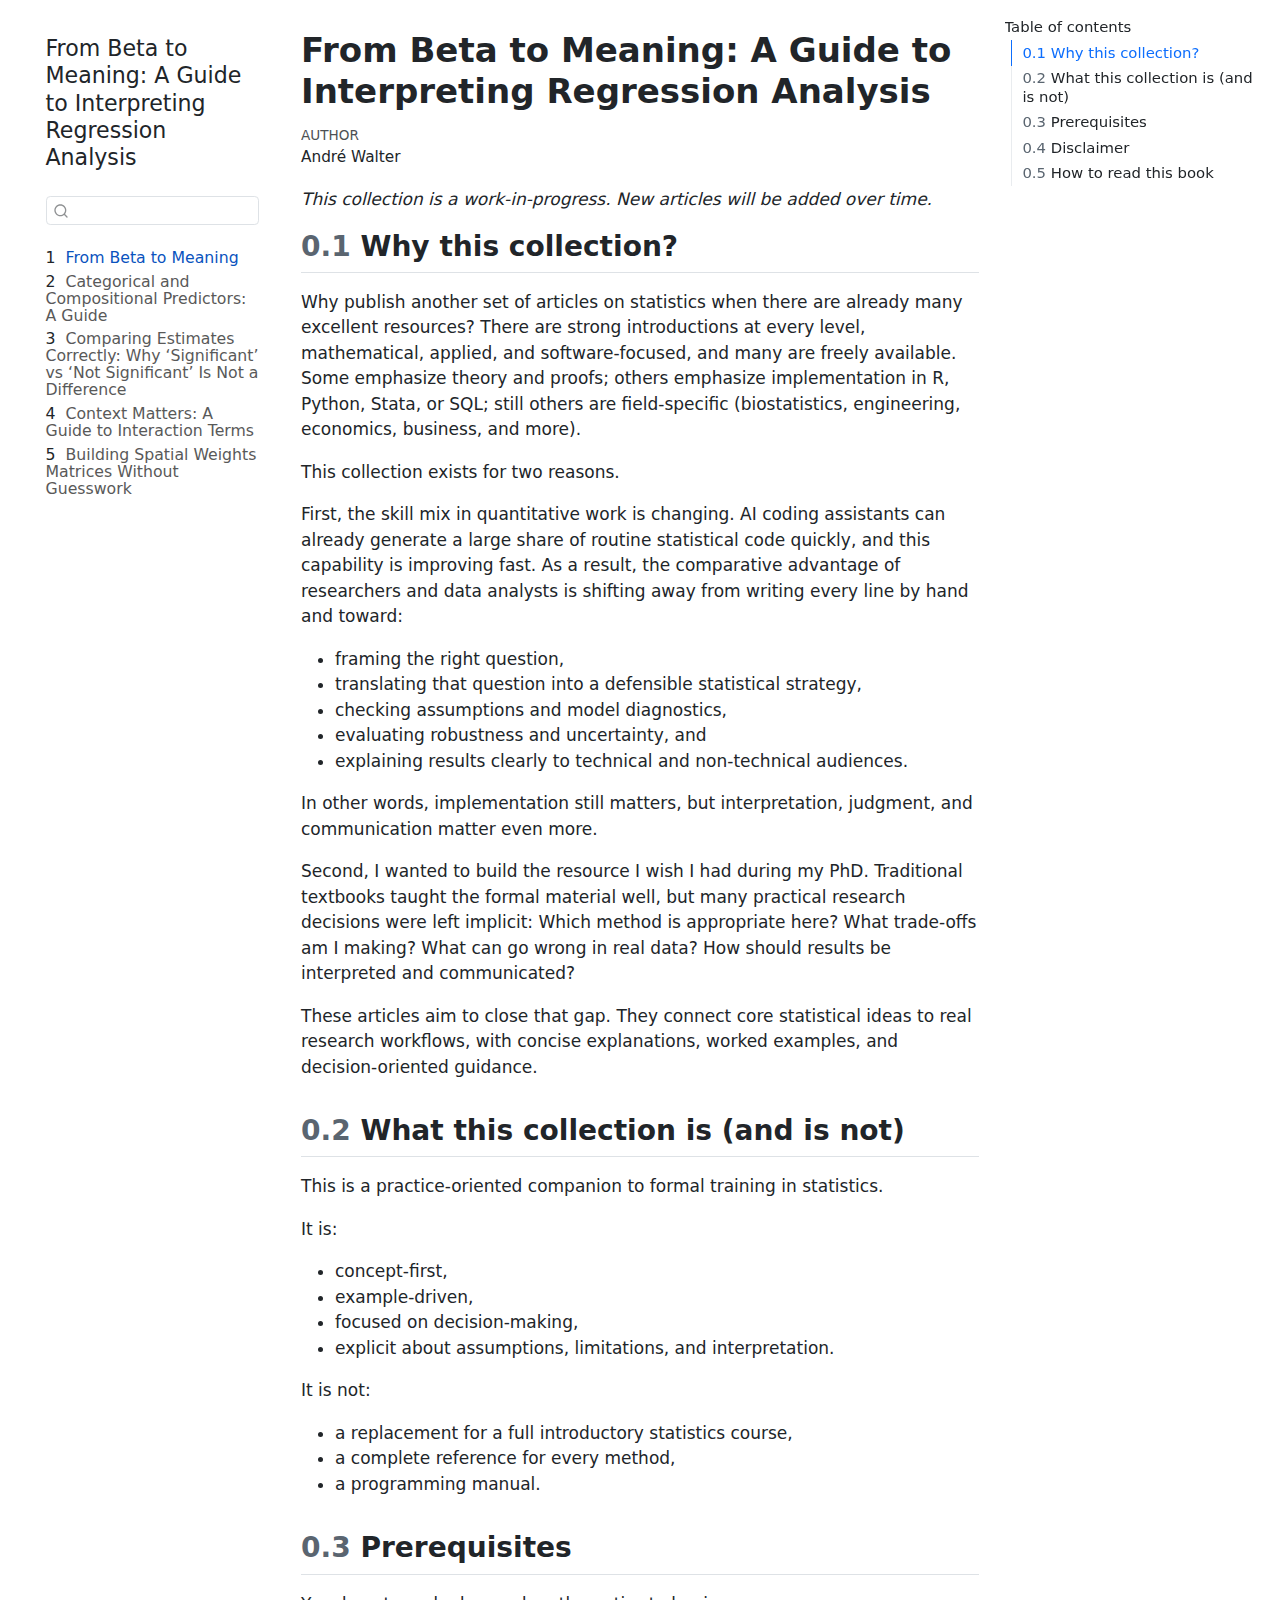
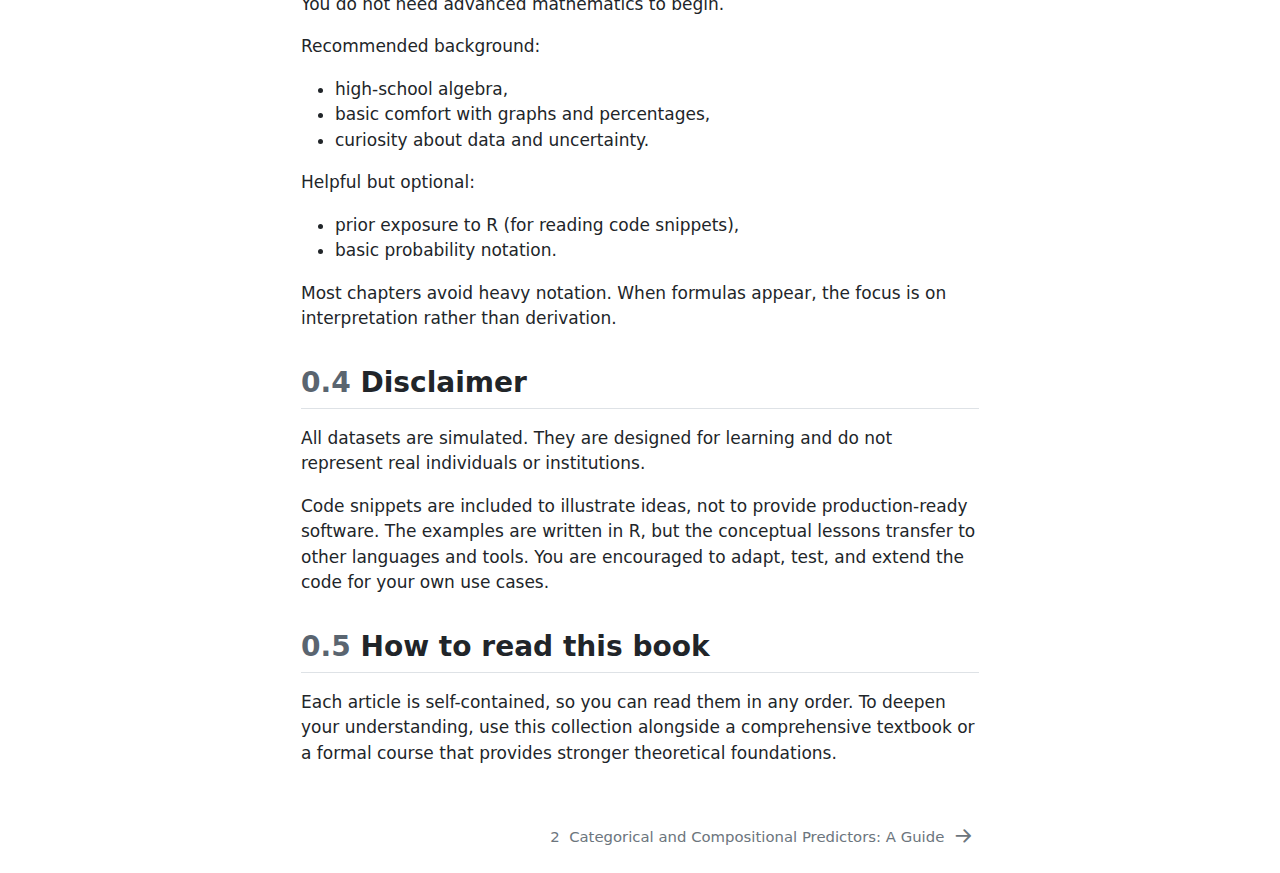
<file: docs/index.html>
<!DOCTYPE html>
<html xmlns="http://www.w3.org/1999/xhtml" lang="en" xml:lang="en"><head>

<meta charset="utf-8">
<meta name="generator" content="quarto-1.6.40">

<meta name="viewport" content="width=device-width, initial-scale=1.0, user-scalable=yes">

<meta name="author" content="André Walter">

<title>From Beta to Meaning: A Guide to Interpreting Regression Analysis</title>
<style>
code{white-space: pre-wrap;}
span.smallcaps{font-variant: small-caps;}
div.columns{display: flex; gap: min(4vw, 1.5em);}
div.column{flex: auto; overflow-x: auto;}
div.hanging-indent{margin-left: 1.5em; text-indent: -1.5em;}
ul.task-list{list-style: none;}
ul.task-list li input[type="checkbox"] {
  width: 0.8em;
  margin: 0 0.8em 0.2em -1em; /* quarto-specific, see https://github.com/quarto-dev/quarto-cli/issues/4556 */ 
  vertical-align: middle;
}
</style>


<script src="site_libs/quarto-nav/quarto-nav.js"></script>
<script src="site_libs/quarto-nav/headroom.min.js"></script>
<script src="site_libs/clipboard/clipboard.min.js"></script>
<script src="site_libs/quarto-search/autocomplete.umd.js"></script>
<script src="site_libs/quarto-search/fuse.min.js"></script>
<script src="site_libs/quarto-search/quarto-search.js"></script>
<meta name="quarto:offset" content="./">
<link href="./chapters/Categorical_Compositional.html" rel="next">
<script src="site_libs/quarto-html/quarto.js"></script>
<script src="site_libs/quarto-html/popper.min.js"></script>
<script src="site_libs/quarto-html/tippy.umd.min.js"></script>
<script src="site_libs/quarto-html/anchor.min.js"></script>
<link href="site_libs/quarto-html/tippy.css" rel="stylesheet">
<link href="site_libs/quarto-html/quarto-syntax-highlighting-549806ee2085284f45b00abea8c6df48.css" rel="stylesheet" id="quarto-text-highlighting-styles">
<script src="site_libs/bootstrap/bootstrap.min.js"></script>
<link href="site_libs/bootstrap/bootstrap-icons.css" rel="stylesheet">
<link href="site_libs/bootstrap/bootstrap-7bc9e07932f8ae97e807bea6fb42db08.min.css" rel="stylesheet" append-hash="true" id="quarto-bootstrap" data-mode="light">
<script id="quarto-search-options" type="application/json">{
  "location": "sidebar",
  "copy-button": false,
  "collapse-after": 3,
  "panel-placement": "start",
  "type": "textbox",
  "limit": 50,
  "keyboard-shortcut": [
    "f",
    "/",
    "s"
  ],
  "show-item-context": false,
  "language": {
    "search-no-results-text": "No results",
    "search-matching-documents-text": "matching documents",
    "search-copy-link-title": "Copy link to search",
    "search-hide-matches-text": "Hide additional matches",
    "search-more-match-text": "more match in this document",
    "search-more-matches-text": "more matches in this document",
    "search-clear-button-title": "Clear",
    "search-text-placeholder": "",
    "search-detached-cancel-button-title": "Cancel",
    "search-submit-button-title": "Submit",
    "search-label": "Search"
  }
}</script>


<link rel="stylesheet" href="styles.css">
</head>

<body class="nav-sidebar floating">

<div id="quarto-search-results"></div>
  <header id="quarto-header" class="headroom fixed-top">
  <nav class="quarto-secondary-nav">
    <div class="container-fluid d-flex">
      <button type="button" class="quarto-btn-toggle btn" data-bs-toggle="collapse" role="button" data-bs-target=".quarto-sidebar-collapse-item" aria-controls="quarto-sidebar" aria-expanded="false" aria-label="Toggle sidebar navigation" onclick="if (window.quartoToggleHeadroom) { window.quartoToggleHeadroom(); }">
        <i class="bi bi-layout-text-sidebar-reverse"></i>
      </button>
        <nav class="quarto-page-breadcrumbs" aria-label="breadcrumb"><ol class="breadcrumb"><li class="breadcrumb-item"><a href="./index.html"><span class="chapter-number">1</span>&nbsp; <span class="chapter-title">From Beta to Meaning</span></a></li></ol></nav>
        <a class="flex-grow-1" role="navigation" data-bs-toggle="collapse" data-bs-target=".quarto-sidebar-collapse-item" aria-controls="quarto-sidebar" aria-expanded="false" aria-label="Toggle sidebar navigation" onclick="if (window.quartoToggleHeadroom) { window.quartoToggleHeadroom(); }">      
        </a>
      <button type="button" class="btn quarto-search-button" aria-label="Search" onclick="window.quartoOpenSearch();">
        <i class="bi bi-search"></i>
      </button>
    </div>
  </nav>
</header>
<!-- content -->
<div id="quarto-content" class="quarto-container page-columns page-rows-contents page-layout-article">
<!-- sidebar -->
  <nav id="quarto-sidebar" class="sidebar collapse collapse-horizontal quarto-sidebar-collapse-item sidebar-navigation floating overflow-auto">
    <div class="pt-lg-2 mt-2 text-left sidebar-header">
    <div class="sidebar-title mb-0 py-0">
      <a href="./">From Beta to Meaning: A Guide to Interpreting Regression Analysis</a> 
    </div>
      </div>
        <div class="mt-2 flex-shrink-0 align-items-center">
        <div class="sidebar-search">
        <div id="quarto-search" class="" title="Search"></div>
        </div>
        </div>
    <div class="sidebar-menu-container"> 
    <ul class="list-unstyled mt-1">
        <li class="sidebar-item">
  <div class="sidebar-item-container"> 
  <a href="./index.html" class="sidebar-item-text sidebar-link active">
 <span class="menu-text"><span class="chapter-number">1</span>&nbsp; <span class="chapter-title">From Beta to Meaning</span></span></a>
  </div>
</li>
        <li class="sidebar-item">
  <div class="sidebar-item-container"> 
  <a href="./chapters/Categorical_Compositional.html" class="sidebar-item-text sidebar-link">
 <span class="menu-text"><span class="chapter-number">2</span>&nbsp; <span class="chapter-title">Categorical and Compositional Predictors: A Guide</span></span></a>
  </div>
</li>
        <li class="sidebar-item">
  <div class="sidebar-item-container"> 
  <a href="./chapters/Comparing_Estimates.html" class="sidebar-item-text sidebar-link">
 <span class="menu-text"><span class="chapter-number">3</span>&nbsp; <span class="chapter-title">Comparing Estimates Correctly: Why ‘Significant’ vs ‘Not Significant’ Is Not a Difference</span></span></a>
  </div>
</li>
        <li class="sidebar-item">
  <div class="sidebar-item-container"> 
  <a href="./chapters/Interaction_Polynomials.html" class="sidebar-item-text sidebar-link">
 <span class="menu-text"><span class="chapter-number">4</span>&nbsp; <span class="chapter-title">Context Matters: A Guide to Interaction Terms</span></span></a>
  </div>
</li>
        <li class="sidebar-item">
  <div class="sidebar-item-container"> 
  <a href="./chapters/Spatial_Weights_Matrices.html" class="sidebar-item-text sidebar-link">
 <span class="menu-text"><span class="chapter-number">5</span>&nbsp; <span class="chapter-title">Building Spatial Weights Matrices Without Guesswork</span></span></a>
  </div>
</li>
    </ul>
    </div>
</nav>
<div id="quarto-sidebar-glass" class="quarto-sidebar-collapse-item" data-bs-toggle="collapse" data-bs-target=".quarto-sidebar-collapse-item"></div>
<!-- margin-sidebar -->
    <div id="quarto-margin-sidebar" class="sidebar margin-sidebar">
        <nav id="TOC" role="doc-toc" class="toc-active">
    <h2 id="toc-title">Table of contents</h2>
   
  <ul>
  <li><a href="#why-this-collection" id="toc-why-this-collection" class="nav-link active" data-scroll-target="#why-this-collection"><span class="header-section-number">0.1</span> Why this collection?</a></li>
  <li><a href="#what-this-collection-is-and-is-not" id="toc-what-this-collection-is-and-is-not" class="nav-link" data-scroll-target="#what-this-collection-is-and-is-not"><span class="header-section-number">0.2</span> What this collection is (and is not)</a></li>
  <li><a href="#prerequisites" id="toc-prerequisites" class="nav-link" data-scroll-target="#prerequisites"><span class="header-section-number">0.3</span> Prerequisites</a></li>
  <li><a href="#disclaimer" id="toc-disclaimer" class="nav-link" data-scroll-target="#disclaimer"><span class="header-section-number">0.4</span> Disclaimer</a></li>
  <li><a href="#how-to-read-this-book" id="toc-how-to-read-this-book" class="nav-link" data-scroll-target="#how-to-read-this-book"><span class="header-section-number">0.5</span> How to read this book</a></li>
  </ul>
</nav>
    </div>
<!-- main -->
<main class="content" id="quarto-document-content">

<header id="title-block-header" class="quarto-title-block default">
<div class="quarto-title">
<h1 class="title">From Beta to Meaning: A Guide to Interpreting Regression Analysis</h1>
</div>



<div class="quarto-title-meta">

    <div>
    <div class="quarto-title-meta-heading">Author</div>
    <div class="quarto-title-meta-contents">
             <p>André Walter </p>
          </div>
  </div>
    
  
    
  </div>
  


</header>


<p><em>This collection is a work-in-progress. New articles will be added over time.</em></p>
<section id="why-this-collection" class="level2" data-number="0.1">
<h2 data-number="0.1" class="anchored" data-anchor-id="why-this-collection"><span class="header-section-number">0.1</span> Why this collection?</h2>
<p>Why publish another set of articles on statistics when there are already many excellent resources? There are strong introductions at every level, mathematical, applied, and software-focused, and many are freely available. Some emphasize theory and proofs; others emphasize implementation in R, Python, Stata, or SQL; still others are field-specific (biostatistics, engineering, economics, business, and more).</p>
<p>This collection exists for two reasons.</p>
<p>First, the skill mix in quantitative work is changing. AI coding assistants can already generate a large share of routine statistical code quickly, and this capability is improving fast. As a result, the comparative advantage of researchers and data analysts is shifting away from writing every line by hand and toward:</p>
<ul>
<li>framing the right question,</li>
<li>translating that question into a defensible statistical strategy,</li>
<li>checking assumptions and model diagnostics,</li>
<li>evaluating robustness and uncertainty, and</li>
<li>explaining results clearly to technical and non-technical audiences.</li>
</ul>
<p>In other words, implementation still matters, but interpretation, judgment, and communication matter even more.</p>
<p>Second, I wanted to build the resource I wish I had during my PhD. Traditional textbooks taught the formal material well, but many practical research decisions were left implicit: Which method is appropriate here? What trade-offs am I making? What can go wrong in real data? How should results be interpreted and communicated?</p>
<p>These articles aim to close that gap. They connect core statistical ideas to real research workflows, with concise explanations, worked examples, and decision-oriented guidance.</p>
</section>
<section id="what-this-collection-is-and-is-not" class="level2" data-number="0.2">
<h2 data-number="0.2" class="anchored" data-anchor-id="what-this-collection-is-and-is-not"><span class="header-section-number">0.2</span> What this collection is (and is not)</h2>
<p>This is a practice-oriented companion to formal training in statistics.</p>
<p>It is:</p>
<ul>
<li>concept-first,</li>
<li>example-driven,</li>
<li>focused on decision-making,</li>
<li>explicit about assumptions, limitations, and interpretation.</li>
</ul>
<p>It is not:</p>
<ul>
<li>a replacement for a full introductory statistics course,</li>
<li>a complete reference for every method,</li>
<li>a programming manual.</li>
</ul>
</section>
<section id="prerequisites" class="level2" data-number="0.3">
<h2 data-number="0.3" class="anchored" data-anchor-id="prerequisites"><span class="header-section-number">0.3</span> Prerequisites</h2>
<p>You do not need advanced mathematics to begin.</p>
<p>Recommended background:</p>
<ul>
<li>high-school algebra,</li>
<li>basic comfort with graphs and percentages,</li>
<li>curiosity about data and uncertainty.</li>
</ul>
<p>Helpful but optional:</p>
<ul>
<li>prior exposure to R (for reading code snippets),</li>
<li>basic probability notation.</li>
</ul>
<p>Most chapters avoid heavy notation. When formulas appear, the focus is on interpretation rather than derivation.</p>
</section>
<section id="disclaimer" class="level2" data-number="0.4">
<h2 data-number="0.4" class="anchored" data-anchor-id="disclaimer"><span class="header-section-number">0.4</span> Disclaimer</h2>
<p>All datasets are simulated. They are designed for learning and do not represent real individuals or institutions.</p>
<p>Code snippets are included to illustrate ideas, not to provide production-ready software. The examples are written in R, but the conceptual lessons transfer to other languages and tools. You are encouraged to adapt, test, and extend the code for your own use cases.</p>
</section>
<section id="how-to-read-this-book" class="level2" data-number="0.5">
<h2 data-number="0.5" class="anchored" data-anchor-id="how-to-read-this-book"><span class="header-section-number">0.5</span> How to read this book</h2>
<p>Each article is self-contained, so you can read them in any order. To deepen your understanding, use this collection alongside a comprehensive textbook or a formal course that provides stronger theoretical foundations.</p>


</section>

</main> <!-- /main -->
<script id="quarto-html-after-body" type="application/javascript">
window.document.addEventListener("DOMContentLoaded", function (event) {
  const toggleBodyColorMode = (bsSheetEl) => {
    const mode = bsSheetEl.getAttribute("data-mode");
    const bodyEl = window.document.querySelector("body");
    if (mode === "dark") {
      bodyEl.classList.add("quarto-dark");
      bodyEl.classList.remove("quarto-light");
    } else {
      bodyEl.classList.add("quarto-light");
      bodyEl.classList.remove("quarto-dark");
    }
  }
  const toggleBodyColorPrimary = () => {
    const bsSheetEl = window.document.querySelector("link#quarto-bootstrap");
    if (bsSheetEl) {
      toggleBodyColorMode(bsSheetEl);
    }
  }
  toggleBodyColorPrimary();  
  const icon = "";
  const anchorJS = new window.AnchorJS();
  anchorJS.options = {
    placement: 'right',
    icon: icon
  };
  anchorJS.add('.anchored');
  const isCodeAnnotation = (el) => {
    for (const clz of el.classList) {
      if (clz.startsWith('code-annotation-')) {                     
        return true;
      }
    }
    return false;
  }
  const onCopySuccess = function(e) {
    // button target
    const button = e.trigger;
    // don't keep focus
    button.blur();
    // flash "checked"
    button.classList.add('code-copy-button-checked');
    var currentTitle = button.getAttribute("title");
    button.setAttribute("title", "Copied!");
    let tooltip;
    if (window.bootstrap) {
      button.setAttribute("data-bs-toggle", "tooltip");
      button.setAttribute("data-bs-placement", "left");
      button.setAttribute("data-bs-title", "Copied!");
      tooltip = new bootstrap.Tooltip(button, 
        { trigger: "manual", 
          customClass: "code-copy-button-tooltip",
          offset: [0, -8]});
      tooltip.show();    
    }
    setTimeout(function() {
      if (tooltip) {
        tooltip.hide();
        button.removeAttribute("data-bs-title");
        button.removeAttribute("data-bs-toggle");
        button.removeAttribute("data-bs-placement");
      }
      button.setAttribute("title", currentTitle);
      button.classList.remove('code-copy-button-checked');
    }, 1000);
    // clear code selection
    e.clearSelection();
  }
  const getTextToCopy = function(trigger) {
      const codeEl = trigger.previousElementSibling.cloneNode(true);
      for (const childEl of codeEl.children) {
        if (isCodeAnnotation(childEl)) {
          childEl.remove();
        }
      }
      return codeEl.innerText;
  }
  const clipboard = new window.ClipboardJS('.code-copy-button:not([data-in-quarto-modal])', {
    text: getTextToCopy
  });
  clipboard.on('success', onCopySuccess);
  if (window.document.getElementById('quarto-embedded-source-code-modal')) {
    const clipboardModal = new window.ClipboardJS('.code-copy-button[data-in-quarto-modal]', {
      text: getTextToCopy,
      container: window.document.getElementById('quarto-embedded-source-code-modal')
    });
    clipboardModal.on('success', onCopySuccess);
  }
    var localhostRegex = new RegExp(/^(?:http|https):\/\/localhost\:?[0-9]*\//);
    var mailtoRegex = new RegExp(/^mailto:/);
      var filterRegex = new RegExp('/' + window.location.host + '/');
    var isInternal = (href) => {
        return filterRegex.test(href) || localhostRegex.test(href) || mailtoRegex.test(href);
    }
    // Inspect non-navigation links and adorn them if external
 	var links = window.document.querySelectorAll('a[href]:not(.nav-link):not(.navbar-brand):not(.toc-action):not(.sidebar-link):not(.sidebar-item-toggle):not(.pagination-link):not(.no-external):not([aria-hidden]):not(.dropdown-item):not(.quarto-navigation-tool):not(.about-link)');
    for (var i=0; i<links.length; i++) {
      const link = links[i];
      if (!isInternal(link.href)) {
        // undo the damage that might have been done by quarto-nav.js in the case of
        // links that we want to consider external
        if (link.dataset.originalHref !== undefined) {
          link.href = link.dataset.originalHref;
        }
      }
    }
  function tippyHover(el, contentFn, onTriggerFn, onUntriggerFn) {
    const config = {
      allowHTML: true,
      maxWidth: 500,
      delay: 100,
      arrow: false,
      appendTo: function(el) {
          return el.parentElement;
      },
      interactive: true,
      interactiveBorder: 10,
      theme: 'quarto',
      placement: 'bottom-start',
    };
    if (contentFn) {
      config.content = contentFn;
    }
    if (onTriggerFn) {
      config.onTrigger = onTriggerFn;
    }
    if (onUntriggerFn) {
      config.onUntrigger = onUntriggerFn;
    }
    window.tippy(el, config); 
  }
  const noterefs = window.document.querySelectorAll('a[role="doc-noteref"]');
  for (var i=0; i<noterefs.length; i++) {
    const ref = noterefs[i];
    tippyHover(ref, function() {
      // use id or data attribute instead here
      let href = ref.getAttribute('data-footnote-href') || ref.getAttribute('href');
      try { href = new URL(href).hash; } catch {}
      const id = href.replace(/^#\/?/, "");
      const note = window.document.getElementById(id);
      if (note) {
        return note.innerHTML;
      } else {
        return "";
      }
    });
  }
  const xrefs = window.document.querySelectorAll('a.quarto-xref');
  const processXRef = (id, note) => {
    // Strip column container classes
    const stripColumnClz = (el) => {
      el.classList.remove("page-full", "page-columns");
      if (el.children) {
        for (const child of el.children) {
          stripColumnClz(child);
        }
      }
    }
    stripColumnClz(note)
    if (id === null || id.startsWith('sec-')) {
      // Special case sections, only their first couple elements
      const container = document.createElement("div");
      if (note.children && note.children.length > 2) {
        container.appendChild(note.children[0].cloneNode(true));
        for (let i = 1; i < note.children.length; i++) {
          const child = note.children[i];
          if (child.tagName === "P" && child.innerText === "") {
            continue;
          } else {
            container.appendChild(child.cloneNode(true));
            break;
          }
        }
        if (window.Quarto?.typesetMath) {
          window.Quarto.typesetMath(container);
        }
        return container.innerHTML
      } else {
        if (window.Quarto?.typesetMath) {
          window.Quarto.typesetMath(note);
        }
        return note.innerHTML;
      }
    } else {
      // Remove any anchor links if they are present
      const anchorLink = note.querySelector('a.anchorjs-link');
      if (anchorLink) {
        anchorLink.remove();
      }
      if (window.Quarto?.typesetMath) {
        window.Quarto.typesetMath(note);
      }
      if (note.classList.contains("callout")) {
        return note.outerHTML;
      } else {
        return note.innerHTML;
      }
    }
  }
  for (var i=0; i<xrefs.length; i++) {
    const xref = xrefs[i];
    tippyHover(xref, undefined, function(instance) {
      instance.disable();
      let url = xref.getAttribute('href');
      let hash = undefined; 
      if (url.startsWith('#')) {
        hash = url;
      } else {
        try { hash = new URL(url).hash; } catch {}
      }
      if (hash) {
        const id = hash.replace(/^#\/?/, "");
        const note = window.document.getElementById(id);
        if (note !== null) {
          try {
            const html = processXRef(id, note.cloneNode(true));
            instance.setContent(html);
          } finally {
            instance.enable();
            instance.show();
          }
        } else {
          // See if we can fetch this
          fetch(url.split('#')[0])
          .then(res => res.text())
          .then(html => {
            const parser = new DOMParser();
            const htmlDoc = parser.parseFromString(html, "text/html");
            const note = htmlDoc.getElementById(id);
            if (note !== null) {
              const html = processXRef(id, note);
              instance.setContent(html);
            } 
          }).finally(() => {
            instance.enable();
            instance.show();
          });
        }
      } else {
        // See if we can fetch a full url (with no hash to target)
        // This is a special case and we should probably do some content thinning / targeting
        fetch(url)
        .then(res => res.text())
        .then(html => {
          const parser = new DOMParser();
          const htmlDoc = parser.parseFromString(html, "text/html");
          const note = htmlDoc.querySelector('main.content');
          if (note !== null) {
            // This should only happen for chapter cross references
            // (since there is no id in the URL)
            // remove the first header
            if (note.children.length > 0 && note.children[0].tagName === "HEADER") {
              note.children[0].remove();
            }
            const html = processXRef(null, note);
            instance.setContent(html);
          } 
        }).finally(() => {
          instance.enable();
          instance.show();
        });
      }
    }, function(instance) {
    });
  }
      let selectedAnnoteEl;
      const selectorForAnnotation = ( cell, annotation) => {
        let cellAttr = 'data-code-cell="' + cell + '"';
        let lineAttr = 'data-code-annotation="' +  annotation + '"';
        const selector = 'span[' + cellAttr + '][' + lineAttr + ']';
        return selector;
      }
      const selectCodeLines = (annoteEl) => {
        const doc = window.document;
        const targetCell = annoteEl.getAttribute("data-target-cell");
        const targetAnnotation = annoteEl.getAttribute("data-target-annotation");
        const annoteSpan = window.document.querySelector(selectorForAnnotation(targetCell, targetAnnotation));
        const lines = annoteSpan.getAttribute("data-code-lines").split(",");
        const lineIds = lines.map((line) => {
          return targetCell + "-" + line;
        })
        let top = null;
        let height = null;
        let parent = null;
        if (lineIds.length > 0) {
            //compute the position of the single el (top and bottom and make a div)
            const el = window.document.getElementById(lineIds[0]);
            top = el.offsetTop;
            height = el.offsetHeight;
            parent = el.parentElement.parentElement;
          if (lineIds.length > 1) {
            const lastEl = window.document.getElementById(lineIds[lineIds.length - 1]);
            const bottom = lastEl.offsetTop + lastEl.offsetHeight;
            height = bottom - top;
          }
          if (top !== null && height !== null && parent !== null) {
            // cook up a div (if necessary) and position it 
            let div = window.document.getElementById("code-annotation-line-highlight");
            if (div === null) {
              div = window.document.createElement("div");
              div.setAttribute("id", "code-annotation-line-highlight");
              div.style.position = 'absolute';
              parent.appendChild(div);
            }
            div.style.top = top - 2 + "px";
            div.style.height = height + 4 + "px";
            div.style.left = 0;
            let gutterDiv = window.document.getElementById("code-annotation-line-highlight-gutter");
            if (gutterDiv === null) {
              gutterDiv = window.document.createElement("div");
              gutterDiv.setAttribute("id", "code-annotation-line-highlight-gutter");
              gutterDiv.style.position = 'absolute';
              const codeCell = window.document.getElementById(targetCell);
              const gutter = codeCell.querySelector('.code-annotation-gutter');
              gutter.appendChild(gutterDiv);
            }
            gutterDiv.style.top = top - 2 + "px";
            gutterDiv.style.height = height + 4 + "px";
          }
          selectedAnnoteEl = annoteEl;
        }
      };
      const unselectCodeLines = () => {
        const elementsIds = ["code-annotation-line-highlight", "code-annotation-line-highlight-gutter"];
        elementsIds.forEach((elId) => {
          const div = window.document.getElementById(elId);
          if (div) {
            div.remove();
          }
        });
        selectedAnnoteEl = undefined;
      };
        // Handle positioning of the toggle
    window.addEventListener(
      "resize",
      throttle(() => {
        elRect = undefined;
        if (selectedAnnoteEl) {
          selectCodeLines(selectedAnnoteEl);
        }
      }, 10)
    );
    function throttle(fn, ms) {
    let throttle = false;
    let timer;
      return (...args) => {
        if(!throttle) { // first call gets through
            fn.apply(this, args);
            throttle = true;
        } else { // all the others get throttled
            if(timer) clearTimeout(timer); // cancel #2
            timer = setTimeout(() => {
              fn.apply(this, args);
              timer = throttle = false;
            }, ms);
        }
      };
    }
      // Attach click handler to the DT
      const annoteDls = window.document.querySelectorAll('dt[data-target-cell]');
      for (const annoteDlNode of annoteDls) {
        annoteDlNode.addEventListener('click', (event) => {
          const clickedEl = event.target;
          if (clickedEl !== selectedAnnoteEl) {
            unselectCodeLines();
            const activeEl = window.document.querySelector('dt[data-target-cell].code-annotation-active');
            if (activeEl) {
              activeEl.classList.remove('code-annotation-active');
            }
            selectCodeLines(clickedEl);
            clickedEl.classList.add('code-annotation-active');
          } else {
            // Unselect the line
            unselectCodeLines();
            clickedEl.classList.remove('code-annotation-active');
          }
        });
      }
  const findCites = (el) => {
    const parentEl = el.parentElement;
    if (parentEl) {
      const cites = parentEl.dataset.cites;
      if (cites) {
        return {
          el,
          cites: cites.split(' ')
        };
      } else {
        return findCites(el.parentElement)
      }
    } else {
      return undefined;
    }
  };
  var bibliorefs = window.document.querySelectorAll('a[role="doc-biblioref"]');
  for (var i=0; i<bibliorefs.length; i++) {
    const ref = bibliorefs[i];
    const citeInfo = findCites(ref);
    if (citeInfo) {
      tippyHover(citeInfo.el, function() {
        var popup = window.document.createElement('div');
        citeInfo.cites.forEach(function(cite) {
          var citeDiv = window.document.createElement('div');
          citeDiv.classList.add('hanging-indent');
          citeDiv.classList.add('csl-entry');
          var biblioDiv = window.document.getElementById('ref-' + cite);
          if (biblioDiv) {
            citeDiv.innerHTML = biblioDiv.innerHTML;
          }
          popup.appendChild(citeDiv);
        });
        return popup.innerHTML;
      });
    }
  }
});
</script>
<nav class="page-navigation">
  <div class="nav-page nav-page-previous">
  </div>
  <div class="nav-page nav-page-next">
      <a href="./chapters/Categorical_Compositional.html" class="pagination-link" aria-label="Categorical and Compositional Predictors: A Guide">
        <span class="nav-page-text"><span class="chapter-number">2</span>&nbsp; <span class="chapter-title">Categorical and Compositional Predictors: A Guide</span></span> <i class="bi bi-arrow-right-short"></i>
      </a>
  </div>
</nav>
</div> <!-- /content -->




</body></html>
</file>
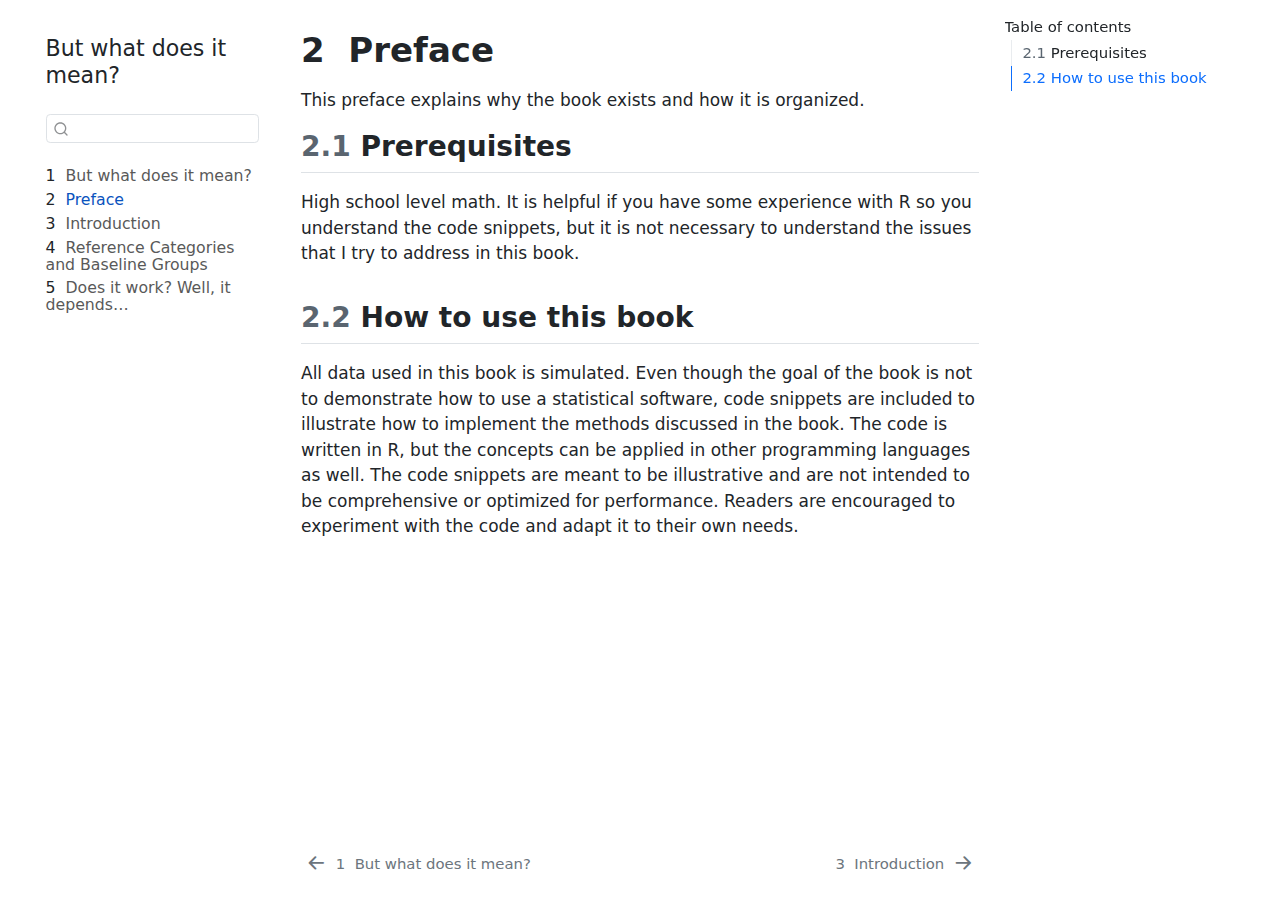
<file: docs/preface.html>
<!DOCTYPE html>
<html xmlns="http://www.w3.org/1999/xhtml" lang="en" xml:lang="en"><head>

<meta charset="utf-8">
<meta name="generator" content="quarto-1.6.40">

<meta name="viewport" content="width=device-width, initial-scale=1.0, user-scalable=yes">


<title>2&nbsp; Preface – But what does it mean?</title>
<style>
code{white-space: pre-wrap;}
span.smallcaps{font-variant: small-caps;}
div.columns{display: flex; gap: min(4vw, 1.5em);}
div.column{flex: auto; overflow-x: auto;}
div.hanging-indent{margin-left: 1.5em; text-indent: -1.5em;}
ul.task-list{list-style: none;}
ul.task-list li input[type="checkbox"] {
  width: 0.8em;
  margin: 0 0.8em 0.2em -1em; /* quarto-specific, see https://github.com/quarto-dev/quarto-cli/issues/4556 */ 
  vertical-align: middle;
}
</style>


<script src="site_libs/quarto-nav/quarto-nav.js"></script>
<script src="site_libs/quarto-nav/headroom.min.js"></script>
<script src="site_libs/clipboard/clipboard.min.js"></script>
<script src="site_libs/quarto-search/autocomplete.umd.js"></script>
<script src="site_libs/quarto-search/fuse.min.js"></script>
<script src="site_libs/quarto-search/quarto-search.js"></script>
<meta name="quarto:offset" content="./">
<link href="./chapters/01-introduction.html" rel="next">
<link href="./index.html" rel="prev">
<script src="site_libs/quarto-html/quarto.js"></script>
<script src="site_libs/quarto-html/popper.min.js"></script>
<script src="site_libs/quarto-html/tippy.umd.min.js"></script>
<script src="site_libs/quarto-html/anchor.min.js"></script>
<link href="site_libs/quarto-html/tippy.css" rel="stylesheet">
<link href="site_libs/quarto-html/quarto-syntax-highlighting-549806ee2085284f45b00abea8c6df48.css" rel="stylesheet" id="quarto-text-highlighting-styles">
<script src="site_libs/bootstrap/bootstrap.min.js"></script>
<link href="site_libs/bootstrap/bootstrap-icons.css" rel="stylesheet">
<link href="site_libs/bootstrap/bootstrap-7bc9e07932f8ae97e807bea6fb42db08.min.css" rel="stylesheet" append-hash="true" id="quarto-bootstrap" data-mode="light">
<script id="quarto-search-options" type="application/json">{
  "location": "sidebar",
  "copy-button": false,
  "collapse-after": 3,
  "panel-placement": "start",
  "type": "textbox",
  "limit": 50,
  "keyboard-shortcut": [
    "f",
    "/",
    "s"
  ],
  "show-item-context": false,
  "language": {
    "search-no-results-text": "No results",
    "search-matching-documents-text": "matching documents",
    "search-copy-link-title": "Copy link to search",
    "search-hide-matches-text": "Hide additional matches",
    "search-more-match-text": "more match in this document",
    "search-more-matches-text": "more matches in this document",
    "search-clear-button-title": "Clear",
    "search-text-placeholder": "",
    "search-detached-cancel-button-title": "Cancel",
    "search-submit-button-title": "Submit",
    "search-label": "Search"
  }
}</script>


</head>

<body class="nav-sidebar floating">

<div id="quarto-search-results"></div>
  <header id="quarto-header" class="headroom fixed-top">
  <nav class="quarto-secondary-nav">
    <div class="container-fluid d-flex">
      <button type="button" class="quarto-btn-toggle btn" data-bs-toggle="collapse" role="button" data-bs-target=".quarto-sidebar-collapse-item" aria-controls="quarto-sidebar" aria-expanded="false" aria-label="Toggle sidebar navigation" onclick="if (window.quartoToggleHeadroom) { window.quartoToggleHeadroom(); }">
        <i class="bi bi-layout-text-sidebar-reverse"></i>
      </button>
        <nav class="quarto-page-breadcrumbs" aria-label="breadcrumb"><ol class="breadcrumb"><li class="breadcrumb-item"><a href="./preface.html"><span class="chapter-number">2</span>&nbsp; <span class="chapter-title">Preface</span></a></li></ol></nav>
        <a class="flex-grow-1" role="navigation" data-bs-toggle="collapse" data-bs-target=".quarto-sidebar-collapse-item" aria-controls="quarto-sidebar" aria-expanded="false" aria-label="Toggle sidebar navigation" onclick="if (window.quartoToggleHeadroom) { window.quartoToggleHeadroom(); }">      
        </a>
      <button type="button" class="btn quarto-search-button" aria-label="Search" onclick="window.quartoOpenSearch();">
        <i class="bi bi-search"></i>
      </button>
    </div>
  </nav>
</header>
<!-- content -->
<div id="quarto-content" class="quarto-container page-columns page-rows-contents page-layout-article">
<!-- sidebar -->
  <nav id="quarto-sidebar" class="sidebar collapse collapse-horizontal quarto-sidebar-collapse-item sidebar-navigation floating overflow-auto">
    <div class="pt-lg-2 mt-2 text-left sidebar-header">
    <div class="sidebar-title mb-0 py-0">
      <a href="./">But what does it mean?</a> 
    </div>
      </div>
        <div class="mt-2 flex-shrink-0 align-items-center">
        <div class="sidebar-search">
        <div id="quarto-search" class="" title="Search"></div>
        </div>
        </div>
    <div class="sidebar-menu-container"> 
    <ul class="list-unstyled mt-1">
        <li class="sidebar-item">
  <div class="sidebar-item-container"> 
  <a href="./index.html" class="sidebar-item-text sidebar-link">
 <span class="menu-text"><span class="chapter-number">1</span>&nbsp; <span class="chapter-title">But what does it mean?</span></span></a>
  </div>
</li>
        <li class="sidebar-item">
  <div class="sidebar-item-container"> 
  <a href="./preface.html" class="sidebar-item-text sidebar-link active">
 <span class="menu-text"><span class="chapter-number">2</span>&nbsp; <span class="chapter-title">Preface</span></span></a>
  </div>
</li>
        <li class="sidebar-item">
  <div class="sidebar-item-container"> 
  <a href="./chapters/01-introduction.html" class="sidebar-item-text sidebar-link">
 <span class="menu-text"><span class="chapter-number">3</span>&nbsp; <span class="chapter-title">Introduction</span></span></a>
  </div>
</li>
        <li class="sidebar-item">
  <div class="sidebar-item-container"> 
  <a href="./chapters/02-chapter-one.html" class="sidebar-item-text sidebar-link">
 <span class="menu-text"><span class="chapter-number">4</span>&nbsp; <span class="chapter-title">Reference Categories and Baseline Groups</span></span></a>
  </div>
</li>
        <li class="sidebar-item">
  <div class="sidebar-item-container"> 
  <a href="./chapters/03-chapter-two.html" class="sidebar-item-text sidebar-link">
 <span class="menu-text"><span class="chapter-number">5</span>&nbsp; <span class="chapter-title">Does it work? Well, it depends…</span></span></a>
  </div>
</li>
    </ul>
    </div>
</nav>
<div id="quarto-sidebar-glass" class="quarto-sidebar-collapse-item" data-bs-toggle="collapse" data-bs-target=".quarto-sidebar-collapse-item"></div>
<!-- margin-sidebar -->
    <div id="quarto-margin-sidebar" class="sidebar margin-sidebar">
        <nav id="TOC" role="doc-toc" class="toc-active">
    <h2 id="toc-title">Table of contents</h2>
   
  <ul>
  <li><a href="#prerequisites" id="toc-prerequisites" class="nav-link active" data-scroll-target="#prerequisites"><span class="header-section-number">2.1</span> Prerequisites</a></li>
  <li><a href="#how-to-use-this-book" id="toc-how-to-use-this-book" class="nav-link" data-scroll-target="#how-to-use-this-book"><span class="header-section-number">2.2</span> How to use this book</a></li>
  </ul>
</nav>
    </div>
<!-- main -->
<main class="content" id="quarto-document-content">

<header id="title-block-header" class="quarto-title-block default">
<div class="quarto-title">
<h1 class="title"><span class="chapter-number">2</span>&nbsp; <span class="chapter-title">Preface</span></h1>
</div>



<div class="quarto-title-meta">

    
  
    
  </div>
  


</header>


<p>This preface explains why the book exists and how it is organized.</p>
<section id="prerequisites" class="level2" data-number="2.1">
<h2 data-number="2.1" class="anchored" data-anchor-id="prerequisites"><span class="header-section-number">2.1</span> Prerequisites</h2>
<p>High school level math. It is helpful if you have some experience with R so you understand the code snippets, but it is not necessary to understand the issues that I try to address in this book.</p>
</section>
<section id="how-to-use-this-book" class="level2" data-number="2.2">
<h2 data-number="2.2" class="anchored" data-anchor-id="how-to-use-this-book"><span class="header-section-number">2.2</span> How to use this book</h2>
<p>All data used in this book is simulated. Even though the goal of the book is not to demonstrate how to use a statistical software, code snippets are included to illustrate how to implement the methods discussed in the book. The code is written in R, but the concepts can be applied in other programming languages as well. The code snippets are meant to be illustrative and are not intended to be comprehensive or optimized for performance. Readers are encouraged to experiment with the code and adapt it to their own needs.</p>


</section>

</main> <!-- /main -->
<script id="quarto-html-after-body" type="application/javascript">
window.document.addEventListener("DOMContentLoaded", function (event) {
  const toggleBodyColorMode = (bsSheetEl) => {
    const mode = bsSheetEl.getAttribute("data-mode");
    const bodyEl = window.document.querySelector("body");
    if (mode === "dark") {
      bodyEl.classList.add("quarto-dark");
      bodyEl.classList.remove("quarto-light");
    } else {
      bodyEl.classList.add("quarto-light");
      bodyEl.classList.remove("quarto-dark");
    }
  }
  const toggleBodyColorPrimary = () => {
    const bsSheetEl = window.document.querySelector("link#quarto-bootstrap");
    if (bsSheetEl) {
      toggleBodyColorMode(bsSheetEl);
    }
  }
  toggleBodyColorPrimary();  
  const icon = "";
  const anchorJS = new window.AnchorJS();
  anchorJS.options = {
    placement: 'right',
    icon: icon
  };
  anchorJS.add('.anchored');
  const isCodeAnnotation = (el) => {
    for (const clz of el.classList) {
      if (clz.startsWith('code-annotation-')) {                     
        return true;
      }
    }
    return false;
  }
  const onCopySuccess = function(e) {
    // button target
    const button = e.trigger;
    // don't keep focus
    button.blur();
    // flash "checked"
    button.classList.add('code-copy-button-checked');
    var currentTitle = button.getAttribute("title");
    button.setAttribute("title", "Copied!");
    let tooltip;
    if (window.bootstrap) {
      button.setAttribute("data-bs-toggle", "tooltip");
      button.setAttribute("data-bs-placement", "left");
      button.setAttribute("data-bs-title", "Copied!");
      tooltip = new bootstrap.Tooltip(button, 
        { trigger: "manual", 
          customClass: "code-copy-button-tooltip",
          offset: [0, -8]});
      tooltip.show();    
    }
    setTimeout(function() {
      if (tooltip) {
        tooltip.hide();
        button.removeAttribute("data-bs-title");
        button.removeAttribute("data-bs-toggle");
        button.removeAttribute("data-bs-placement");
      }
      button.setAttribute("title", currentTitle);
      button.classList.remove('code-copy-button-checked');
    }, 1000);
    // clear code selection
    e.clearSelection();
  }
  const getTextToCopy = function(trigger) {
      const codeEl = trigger.previousElementSibling.cloneNode(true);
      for (const childEl of codeEl.children) {
        if (isCodeAnnotation(childEl)) {
          childEl.remove();
        }
      }
      return codeEl.innerText;
  }
  const clipboard = new window.ClipboardJS('.code-copy-button:not([data-in-quarto-modal])', {
    text: getTextToCopy
  });
  clipboard.on('success', onCopySuccess);
  if (window.document.getElementById('quarto-embedded-source-code-modal')) {
    const clipboardModal = new window.ClipboardJS('.code-copy-button[data-in-quarto-modal]', {
      text: getTextToCopy,
      container: window.document.getElementById('quarto-embedded-source-code-modal')
    });
    clipboardModal.on('success', onCopySuccess);
  }
    var localhostRegex = new RegExp(/^(?:http|https):\/\/localhost\:?[0-9]*\//);
    var mailtoRegex = new RegExp(/^mailto:/);
      var filterRegex = new RegExp('/' + window.location.host + '/');
    var isInternal = (href) => {
        return filterRegex.test(href) || localhostRegex.test(href) || mailtoRegex.test(href);
    }
    // Inspect non-navigation links and adorn them if external
 	var links = window.document.querySelectorAll('a[href]:not(.nav-link):not(.navbar-brand):not(.toc-action):not(.sidebar-link):not(.sidebar-item-toggle):not(.pagination-link):not(.no-external):not([aria-hidden]):not(.dropdown-item):not(.quarto-navigation-tool):not(.about-link)');
    for (var i=0; i<links.length; i++) {
      const link = links[i];
      if (!isInternal(link.href)) {
        // undo the damage that might have been done by quarto-nav.js in the case of
        // links that we want to consider external
        if (link.dataset.originalHref !== undefined) {
          link.href = link.dataset.originalHref;
        }
      }
    }
  function tippyHover(el, contentFn, onTriggerFn, onUntriggerFn) {
    const config = {
      allowHTML: true,
      maxWidth: 500,
      delay: 100,
      arrow: false,
      appendTo: function(el) {
          return el.parentElement;
      },
      interactive: true,
      interactiveBorder: 10,
      theme: 'quarto',
      placement: 'bottom-start',
    };
    if (contentFn) {
      config.content = contentFn;
    }
    if (onTriggerFn) {
      config.onTrigger = onTriggerFn;
    }
    if (onUntriggerFn) {
      config.onUntrigger = onUntriggerFn;
    }
    window.tippy(el, config); 
  }
  const noterefs = window.document.querySelectorAll('a[role="doc-noteref"]');
  for (var i=0; i<noterefs.length; i++) {
    const ref = noterefs[i];
    tippyHover(ref, function() {
      // use id or data attribute instead here
      let href = ref.getAttribute('data-footnote-href') || ref.getAttribute('href');
      try { href = new URL(href).hash; } catch {}
      const id = href.replace(/^#\/?/, "");
      const note = window.document.getElementById(id);
      if (note) {
        return note.innerHTML;
      } else {
        return "";
      }
    });
  }
  const xrefs = window.document.querySelectorAll('a.quarto-xref');
  const processXRef = (id, note) => {
    // Strip column container classes
    const stripColumnClz = (el) => {
      el.classList.remove("page-full", "page-columns");
      if (el.children) {
        for (const child of el.children) {
          stripColumnClz(child);
        }
      }
    }
    stripColumnClz(note)
    if (id === null || id.startsWith('sec-')) {
      // Special case sections, only their first couple elements
      const container = document.createElement("div");
      if (note.children && note.children.length > 2) {
        container.appendChild(note.children[0].cloneNode(true));
        for (let i = 1; i < note.children.length; i++) {
          const child = note.children[i];
          if (child.tagName === "P" && child.innerText === "") {
            continue;
          } else {
            container.appendChild(child.cloneNode(true));
            break;
          }
        }
        if (window.Quarto?.typesetMath) {
          window.Quarto.typesetMath(container);
        }
        return container.innerHTML
      } else {
        if (window.Quarto?.typesetMath) {
          window.Quarto.typesetMath(note);
        }
        return note.innerHTML;
      }
    } else {
      // Remove any anchor links if they are present
      const anchorLink = note.querySelector('a.anchorjs-link');
      if (anchorLink) {
        anchorLink.remove();
      }
      if (window.Quarto?.typesetMath) {
        window.Quarto.typesetMath(note);
      }
      if (note.classList.contains("callout")) {
        return note.outerHTML;
      } else {
        return note.innerHTML;
      }
    }
  }
  for (var i=0; i<xrefs.length; i++) {
    const xref = xrefs[i];
    tippyHover(xref, undefined, function(instance) {
      instance.disable();
      let url = xref.getAttribute('href');
      let hash = undefined; 
      if (url.startsWith('#')) {
        hash = url;
      } else {
        try { hash = new URL(url).hash; } catch {}
      }
      if (hash) {
        const id = hash.replace(/^#\/?/, "");
        const note = window.document.getElementById(id);
        if (note !== null) {
          try {
            const html = processXRef(id, note.cloneNode(true));
            instance.setContent(html);
          } finally {
            instance.enable();
            instance.show();
          }
        } else {
          // See if we can fetch this
          fetch(url.split('#')[0])
          .then(res => res.text())
          .then(html => {
            const parser = new DOMParser();
            const htmlDoc = parser.parseFromString(html, "text/html");
            const note = htmlDoc.getElementById(id);
            if (note !== null) {
              const html = processXRef(id, note);
              instance.setContent(html);
            } 
          }).finally(() => {
            instance.enable();
            instance.show();
          });
        }
      } else {
        // See if we can fetch a full url (with no hash to target)
        // This is a special case and we should probably do some content thinning / targeting
        fetch(url)
        .then(res => res.text())
        .then(html => {
          const parser = new DOMParser();
          const htmlDoc = parser.parseFromString(html, "text/html");
          const note = htmlDoc.querySelector('main.content');
          if (note !== null) {
            // This should only happen for chapter cross references
            // (since there is no id in the URL)
            // remove the first header
            if (note.children.length > 0 && note.children[0].tagName === "HEADER") {
              note.children[0].remove();
            }
            const html = processXRef(null, note);
            instance.setContent(html);
          } 
        }).finally(() => {
          instance.enable();
          instance.show();
        });
      }
    }, function(instance) {
    });
  }
      let selectedAnnoteEl;
      const selectorForAnnotation = ( cell, annotation) => {
        let cellAttr = 'data-code-cell="' + cell + '"';
        let lineAttr = 'data-code-annotation="' +  annotation + '"';
        const selector = 'span[' + cellAttr + '][' + lineAttr + ']';
        return selector;
      }
      const selectCodeLines = (annoteEl) => {
        const doc = window.document;
        const targetCell = annoteEl.getAttribute("data-target-cell");
        const targetAnnotation = annoteEl.getAttribute("data-target-annotation");
        const annoteSpan = window.document.querySelector(selectorForAnnotation(targetCell, targetAnnotation));
        const lines = annoteSpan.getAttribute("data-code-lines").split(",");
        const lineIds = lines.map((line) => {
          return targetCell + "-" + line;
        })
        let top = null;
        let height = null;
        let parent = null;
        if (lineIds.length > 0) {
            //compute the position of the single el (top and bottom and make a div)
            const el = window.document.getElementById(lineIds[0]);
            top = el.offsetTop;
            height = el.offsetHeight;
            parent = el.parentElement.parentElement;
          if (lineIds.length > 1) {
            const lastEl = window.document.getElementById(lineIds[lineIds.length - 1]);
            const bottom = lastEl.offsetTop + lastEl.offsetHeight;
            height = bottom - top;
          }
          if (top !== null && height !== null && parent !== null) {
            // cook up a div (if necessary) and position it 
            let div = window.document.getElementById("code-annotation-line-highlight");
            if (div === null) {
              div = window.document.createElement("div");
              div.setAttribute("id", "code-annotation-line-highlight");
              div.style.position = 'absolute';
              parent.appendChild(div);
            }
            div.style.top = top - 2 + "px";
            div.style.height = height + 4 + "px";
            div.style.left = 0;
            let gutterDiv = window.document.getElementById("code-annotation-line-highlight-gutter");
            if (gutterDiv === null) {
              gutterDiv = window.document.createElement("div");
              gutterDiv.setAttribute("id", "code-annotation-line-highlight-gutter");
              gutterDiv.style.position = 'absolute';
              const codeCell = window.document.getElementById(targetCell);
              const gutter = codeCell.querySelector('.code-annotation-gutter');
              gutter.appendChild(gutterDiv);
            }
            gutterDiv.style.top = top - 2 + "px";
            gutterDiv.style.height = height + 4 + "px";
          }
          selectedAnnoteEl = annoteEl;
        }
      };
      const unselectCodeLines = () => {
        const elementsIds = ["code-annotation-line-highlight", "code-annotation-line-highlight-gutter"];
        elementsIds.forEach((elId) => {
          const div = window.document.getElementById(elId);
          if (div) {
            div.remove();
          }
        });
        selectedAnnoteEl = undefined;
      };
        // Handle positioning of the toggle
    window.addEventListener(
      "resize",
      throttle(() => {
        elRect = undefined;
        if (selectedAnnoteEl) {
          selectCodeLines(selectedAnnoteEl);
        }
      }, 10)
    );
    function throttle(fn, ms) {
    let throttle = false;
    let timer;
      return (...args) => {
        if(!throttle) { // first call gets through
            fn.apply(this, args);
            throttle = true;
        } else { // all the others get throttled
            if(timer) clearTimeout(timer); // cancel #2
            timer = setTimeout(() => {
              fn.apply(this, args);
              timer = throttle = false;
            }, ms);
        }
      };
    }
      // Attach click handler to the DT
      const annoteDls = window.document.querySelectorAll('dt[data-target-cell]');
      for (const annoteDlNode of annoteDls) {
        annoteDlNode.addEventListener('click', (event) => {
          const clickedEl = event.target;
          if (clickedEl !== selectedAnnoteEl) {
            unselectCodeLines();
            const activeEl = window.document.querySelector('dt[data-target-cell].code-annotation-active');
            if (activeEl) {
              activeEl.classList.remove('code-annotation-active');
            }
            selectCodeLines(clickedEl);
            clickedEl.classList.add('code-annotation-active');
          } else {
            // Unselect the line
            unselectCodeLines();
            clickedEl.classList.remove('code-annotation-active');
          }
        });
      }
  const findCites = (el) => {
    const parentEl = el.parentElement;
    if (parentEl) {
      const cites = parentEl.dataset.cites;
      if (cites) {
        return {
          el,
          cites: cites.split(' ')
        };
      } else {
        return findCites(el.parentElement)
      }
    } else {
      return undefined;
    }
  };
  var bibliorefs = window.document.querySelectorAll('a[role="doc-biblioref"]');
  for (var i=0; i<bibliorefs.length; i++) {
    const ref = bibliorefs[i];
    const citeInfo = findCites(ref);
    if (citeInfo) {
      tippyHover(citeInfo.el, function() {
        var popup = window.document.createElement('div');
        citeInfo.cites.forEach(function(cite) {
          var citeDiv = window.document.createElement('div');
          citeDiv.classList.add('hanging-indent');
          citeDiv.classList.add('csl-entry');
          var biblioDiv = window.document.getElementById('ref-' + cite);
          if (biblioDiv) {
            citeDiv.innerHTML = biblioDiv.innerHTML;
          }
          popup.appendChild(citeDiv);
        });
        return popup.innerHTML;
      });
    }
  }
});
</script>
<nav class="page-navigation">
  <div class="nav-page nav-page-previous">
      <a href="./index.html" class="pagination-link" aria-label="But what does it mean?">
        <i class="bi bi-arrow-left-short"></i> <span class="nav-page-text"><span class="chapter-number">1</span>&nbsp; <span class="chapter-title">But what does it mean?</span></span>
      </a>          
  </div>
  <div class="nav-page nav-page-next">
      <a href="./chapters/01-introduction.html" class="pagination-link" aria-label="Introduction">
        <span class="nav-page-text"><span class="chapter-number">3</span>&nbsp; <span class="chapter-title">Introduction</span></span> <i class="bi bi-arrow-right-short"></i>
      </a>
  </div>
</nav>
</div> <!-- /content -->




</body></html>
</file>
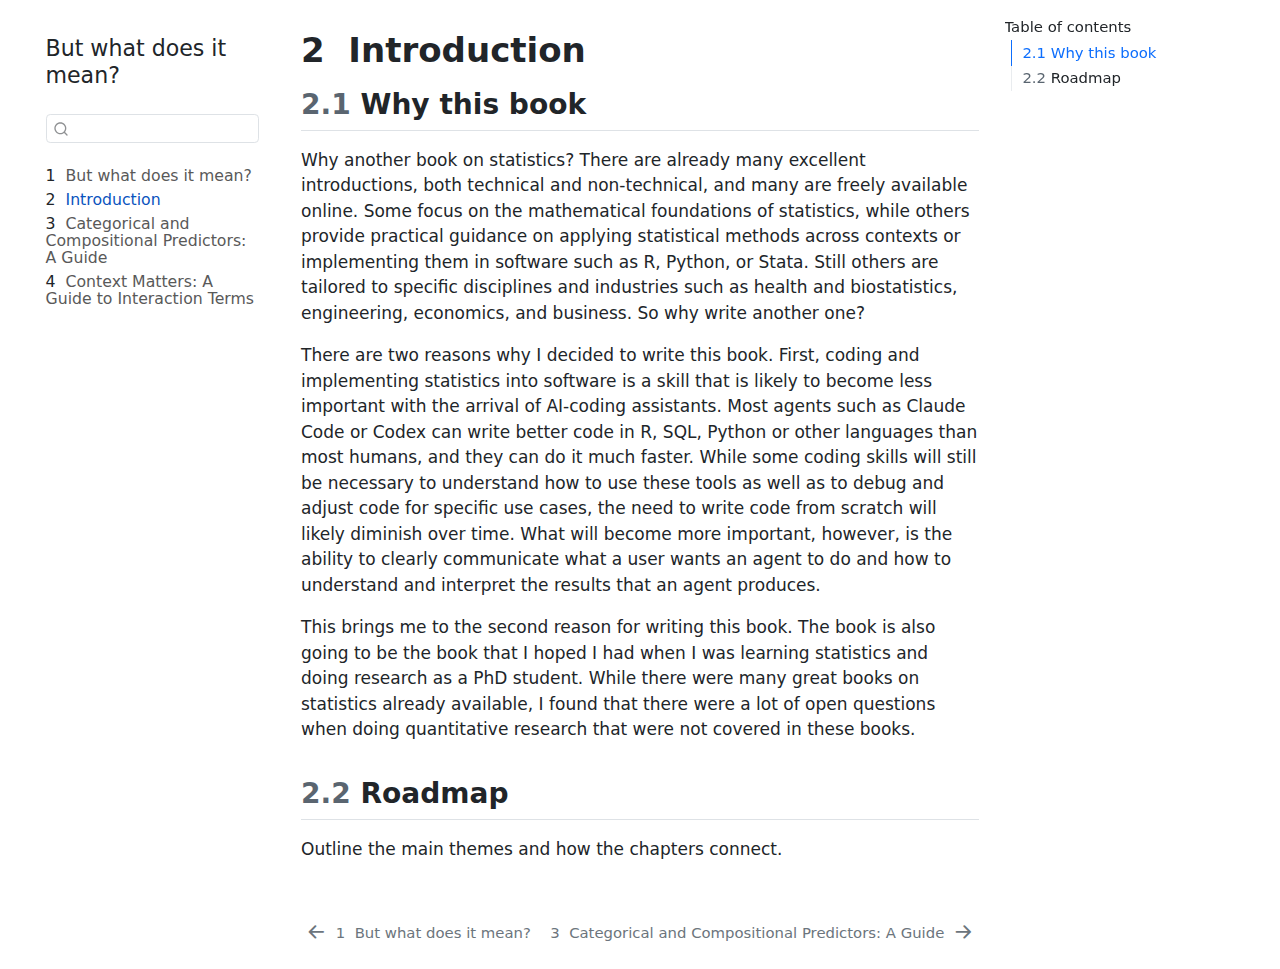
<file: docs/chapters/01-introduction.html>
<!DOCTYPE html>
<html xmlns="http://www.w3.org/1999/xhtml" lang="en" xml:lang="en"><head>

<meta charset="utf-8">
<meta name="generator" content="quarto-1.6.40">

<meta name="viewport" content="width=device-width, initial-scale=1.0, user-scalable=yes">


<title>2&nbsp; Introduction – But what does it mean?</title>
<style>
code{white-space: pre-wrap;}
span.smallcaps{font-variant: small-caps;}
div.columns{display: flex; gap: min(4vw, 1.5em);}
div.column{flex: auto; overflow-x: auto;}
div.hanging-indent{margin-left: 1.5em; text-indent: -1.5em;}
ul.task-list{list-style: none;}
ul.task-list li input[type="checkbox"] {
  width: 0.8em;
  margin: 0 0.8em 0.2em -1em; /* quarto-specific, see https://github.com/quarto-dev/quarto-cli/issues/4556 */ 
  vertical-align: middle;
}
</style>


<script src="../site_libs/quarto-nav/quarto-nav.js"></script>
<script src="../site_libs/quarto-nav/headroom.min.js"></script>
<script src="../site_libs/clipboard/clipboard.min.js"></script>
<script src="../site_libs/quarto-search/autocomplete.umd.js"></script>
<script src="../site_libs/quarto-search/fuse.min.js"></script>
<script src="../site_libs/quarto-search/quarto-search.js"></script>
<meta name="quarto:offset" content="../">
<link href="../chapters/02-chapter-one.html" rel="next">
<link href="../index.html" rel="prev">
<script src="../site_libs/quarto-html/quarto.js"></script>
<script src="../site_libs/quarto-html/popper.min.js"></script>
<script src="../site_libs/quarto-html/tippy.umd.min.js"></script>
<script src="../site_libs/quarto-html/anchor.min.js"></script>
<link href="../site_libs/quarto-html/tippy.css" rel="stylesheet">
<link href="../site_libs/quarto-html/quarto-syntax-highlighting-549806ee2085284f45b00abea8c6df48.css" rel="stylesheet" id="quarto-text-highlighting-styles">
<script src="../site_libs/bootstrap/bootstrap.min.js"></script>
<link href="../site_libs/bootstrap/bootstrap-icons.css" rel="stylesheet">
<link href="../site_libs/bootstrap/bootstrap-7bc9e07932f8ae97e807bea6fb42db08.min.css" rel="stylesheet" append-hash="true" id="quarto-bootstrap" data-mode="light">
<script id="quarto-search-options" type="application/json">{
  "location": "sidebar",
  "copy-button": false,
  "collapse-after": 3,
  "panel-placement": "start",
  "type": "textbox",
  "limit": 50,
  "keyboard-shortcut": [
    "f",
    "/",
    "s"
  ],
  "show-item-context": false,
  "language": {
    "search-no-results-text": "No results",
    "search-matching-documents-text": "matching documents",
    "search-copy-link-title": "Copy link to search",
    "search-hide-matches-text": "Hide additional matches",
    "search-more-match-text": "more match in this document",
    "search-more-matches-text": "more matches in this document",
    "search-clear-button-title": "Clear",
    "search-text-placeholder": "",
    "search-detached-cancel-button-title": "Cancel",
    "search-submit-button-title": "Submit",
    "search-label": "Search"
  }
}</script>


<link rel="stylesheet" href="../styles.css">
</head>

<body class="nav-sidebar floating">

<div id="quarto-search-results"></div>
  <header id="quarto-header" class="headroom fixed-top">
  <nav class="quarto-secondary-nav">
    <div class="container-fluid d-flex">
      <button type="button" class="quarto-btn-toggle btn" data-bs-toggle="collapse" role="button" data-bs-target=".quarto-sidebar-collapse-item" aria-controls="quarto-sidebar" aria-expanded="false" aria-label="Toggle sidebar navigation" onclick="if (window.quartoToggleHeadroom) { window.quartoToggleHeadroom(); }">
        <i class="bi bi-layout-text-sidebar-reverse"></i>
      </button>
        <nav class="quarto-page-breadcrumbs" aria-label="breadcrumb"><ol class="breadcrumb"><li class="breadcrumb-item"><a href="../chapters/01-introduction.html"><span class="chapter-number">2</span>&nbsp; <span class="chapter-title">Introduction</span></a></li></ol></nav>
        <a class="flex-grow-1" role="navigation" data-bs-toggle="collapse" data-bs-target=".quarto-sidebar-collapse-item" aria-controls="quarto-sidebar" aria-expanded="false" aria-label="Toggle sidebar navigation" onclick="if (window.quartoToggleHeadroom) { window.quartoToggleHeadroom(); }">      
        </a>
      <button type="button" class="btn quarto-search-button" aria-label="Search" onclick="window.quartoOpenSearch();">
        <i class="bi bi-search"></i>
      </button>
    </div>
  </nav>
</header>
<!-- content -->
<div id="quarto-content" class="quarto-container page-columns page-rows-contents page-layout-article">
<!-- sidebar -->
  <nav id="quarto-sidebar" class="sidebar collapse collapse-horizontal quarto-sidebar-collapse-item sidebar-navigation floating overflow-auto">
    <div class="pt-lg-2 mt-2 text-left sidebar-header">
    <div class="sidebar-title mb-0 py-0">
      <a href="../">But what does it mean?</a> 
    </div>
      </div>
        <div class="mt-2 flex-shrink-0 align-items-center">
        <div class="sidebar-search">
        <div id="quarto-search" class="" title="Search"></div>
        </div>
        </div>
    <div class="sidebar-menu-container"> 
    <ul class="list-unstyled mt-1">
        <li class="sidebar-item">
  <div class="sidebar-item-container"> 
  <a href="../index.html" class="sidebar-item-text sidebar-link">
 <span class="menu-text"><span class="chapter-number">1</span>&nbsp; <span class="chapter-title">But what does it mean?</span></span></a>
  </div>
</li>
        <li class="sidebar-item">
  <div class="sidebar-item-container"> 
  <a href="../chapters/01-introduction.html" class="sidebar-item-text sidebar-link active">
 <span class="menu-text"><span class="chapter-number">2</span>&nbsp; <span class="chapter-title">Introduction</span></span></a>
  </div>
</li>
        <li class="sidebar-item">
  <div class="sidebar-item-container"> 
  <a href="../chapters/02-chapter-one.html" class="sidebar-item-text sidebar-link">
 <span class="menu-text"><span class="chapter-number">3</span>&nbsp; <span class="chapter-title">Categorical and Compositional Predictors: A Guide</span></span></a>
  </div>
</li>
        <li class="sidebar-item">
  <div class="sidebar-item-container"> 
  <a href="../chapters/03-chapter-two.html" class="sidebar-item-text sidebar-link">
 <span class="menu-text"><span class="chapter-number">4</span>&nbsp; <span class="chapter-title">Context Matters: A Guide to Interaction Terms</span></span></a>
  </div>
</li>
    </ul>
    </div>
</nav>
<div id="quarto-sidebar-glass" class="quarto-sidebar-collapse-item" data-bs-toggle="collapse" data-bs-target=".quarto-sidebar-collapse-item"></div>
<!-- margin-sidebar -->
    <div id="quarto-margin-sidebar" class="sidebar margin-sidebar">
        <nav id="TOC" role="doc-toc" class="toc-active">
    <h2 id="toc-title">Table of contents</h2>
   
  <ul>
  <li><a href="#why-this-book" id="toc-why-this-book" class="nav-link active" data-scroll-target="#why-this-book"><span class="header-section-number">2.1</span> Why this book</a></li>
  <li><a href="#roadmap" id="toc-roadmap" class="nav-link" data-scroll-target="#roadmap"><span class="header-section-number">2.2</span> Roadmap</a></li>
  </ul>
</nav>
    </div>
<!-- main -->
<main class="content" id="quarto-document-content">

<header id="title-block-header" class="quarto-title-block default">
<div class="quarto-title">
<h1 class="title"><span class="chapter-number">2</span>&nbsp; <span class="chapter-title">Introduction</span></h1>
</div>



<div class="quarto-title-meta">

    
  
    
  </div>
  


</header>


<section id="why-this-book" class="level2" data-number="2.1">
<h2 data-number="2.1" class="anchored" data-anchor-id="why-this-book"><span class="header-section-number">2.1</span> Why this book</h2>
<p>Why another book on statistics? There are already many excellent introductions, both technical and non-technical, and many are freely available online. Some focus on the mathematical foundations of statistics, while others provide practical guidance on applying statistical methods across contexts or implementing them in software such as R, Python, or Stata. Still others are tailored to specific disciplines and industries such as health and biostatistics, engineering, economics, and business. So why write another one?</p>
<p>There are two reasons why I decided to write this book. First, coding and implementing statistics into software is a skill that is likely to become less important with the arrival of AI-coding assistants. Most agents such as Claude Code or Codex can write better code in R, SQL, Python or other languages than most humans, and they can do it much faster. While some coding skills will still be necessary to understand how to use these tools as well as to debug and adjust code for specific use cases, the need to write code from scratch will likely diminish over time. What will become more important, however, is the ability to clearly communicate what a user wants an agent to do and how to understand and interpret the results that an agent produces.</p>
<p>This brings me to the second reason for writing this book. The book is also going to be the book that I hoped I had when I was learning statistics and doing research as a PhD student. While there were many great books on statistics already available, I found that there were a lot of open questions when doing quantitative research that were not covered in these books.</p>
</section>
<section id="roadmap" class="level2" data-number="2.2">
<h2 data-number="2.2" class="anchored" data-anchor-id="roadmap"><span class="header-section-number">2.2</span> Roadmap</h2>
<p>Outline the main themes and how the chapters connect.</p>


</section>

</main> <!-- /main -->
<script id="quarto-html-after-body" type="application/javascript">
window.document.addEventListener("DOMContentLoaded", function (event) {
  const toggleBodyColorMode = (bsSheetEl) => {
    const mode = bsSheetEl.getAttribute("data-mode");
    const bodyEl = window.document.querySelector("body");
    if (mode === "dark") {
      bodyEl.classList.add("quarto-dark");
      bodyEl.classList.remove("quarto-light");
    } else {
      bodyEl.classList.add("quarto-light");
      bodyEl.classList.remove("quarto-dark");
    }
  }
  const toggleBodyColorPrimary = () => {
    const bsSheetEl = window.document.querySelector("link#quarto-bootstrap");
    if (bsSheetEl) {
      toggleBodyColorMode(bsSheetEl);
    }
  }
  toggleBodyColorPrimary();  
  const icon = "";
  const anchorJS = new window.AnchorJS();
  anchorJS.options = {
    placement: 'right',
    icon: icon
  };
  anchorJS.add('.anchored');
  const isCodeAnnotation = (el) => {
    for (const clz of el.classList) {
      if (clz.startsWith('code-annotation-')) {                     
        return true;
      }
    }
    return false;
  }
  const onCopySuccess = function(e) {
    // button target
    const button = e.trigger;
    // don't keep focus
    button.blur();
    // flash "checked"
    button.classList.add('code-copy-button-checked');
    var currentTitle = button.getAttribute("title");
    button.setAttribute("title", "Copied!");
    let tooltip;
    if (window.bootstrap) {
      button.setAttribute("data-bs-toggle", "tooltip");
      button.setAttribute("data-bs-placement", "left");
      button.setAttribute("data-bs-title", "Copied!");
      tooltip = new bootstrap.Tooltip(button, 
        { trigger: "manual", 
          customClass: "code-copy-button-tooltip",
          offset: [0, -8]});
      tooltip.show();    
    }
    setTimeout(function() {
      if (tooltip) {
        tooltip.hide();
        button.removeAttribute("data-bs-title");
        button.removeAttribute("data-bs-toggle");
        button.removeAttribute("data-bs-placement");
      }
      button.setAttribute("title", currentTitle);
      button.classList.remove('code-copy-button-checked');
    }, 1000);
    // clear code selection
    e.clearSelection();
  }
  const getTextToCopy = function(trigger) {
      const codeEl = trigger.previousElementSibling.cloneNode(true);
      for (const childEl of codeEl.children) {
        if (isCodeAnnotation(childEl)) {
          childEl.remove();
        }
      }
      return codeEl.innerText;
  }
  const clipboard = new window.ClipboardJS('.code-copy-button:not([data-in-quarto-modal])', {
    text: getTextToCopy
  });
  clipboard.on('success', onCopySuccess);
  if (window.document.getElementById('quarto-embedded-source-code-modal')) {
    const clipboardModal = new window.ClipboardJS('.code-copy-button[data-in-quarto-modal]', {
      text: getTextToCopy,
      container: window.document.getElementById('quarto-embedded-source-code-modal')
    });
    clipboardModal.on('success', onCopySuccess);
  }
    var localhostRegex = new RegExp(/^(?:http|https):\/\/localhost\:?[0-9]*\//);
    var mailtoRegex = new RegExp(/^mailto:/);
      var filterRegex = new RegExp('/' + window.location.host + '/');
    var isInternal = (href) => {
        return filterRegex.test(href) || localhostRegex.test(href) || mailtoRegex.test(href);
    }
    // Inspect non-navigation links and adorn them if external
 	var links = window.document.querySelectorAll('a[href]:not(.nav-link):not(.navbar-brand):not(.toc-action):not(.sidebar-link):not(.sidebar-item-toggle):not(.pagination-link):not(.no-external):not([aria-hidden]):not(.dropdown-item):not(.quarto-navigation-tool):not(.about-link)');
    for (var i=0; i<links.length; i++) {
      const link = links[i];
      if (!isInternal(link.href)) {
        // undo the damage that might have been done by quarto-nav.js in the case of
        // links that we want to consider external
        if (link.dataset.originalHref !== undefined) {
          link.href = link.dataset.originalHref;
        }
      }
    }
  function tippyHover(el, contentFn, onTriggerFn, onUntriggerFn) {
    const config = {
      allowHTML: true,
      maxWidth: 500,
      delay: 100,
      arrow: false,
      appendTo: function(el) {
          return el.parentElement;
      },
      interactive: true,
      interactiveBorder: 10,
      theme: 'quarto',
      placement: 'bottom-start',
    };
    if (contentFn) {
      config.content = contentFn;
    }
    if (onTriggerFn) {
      config.onTrigger = onTriggerFn;
    }
    if (onUntriggerFn) {
      config.onUntrigger = onUntriggerFn;
    }
    window.tippy(el, config); 
  }
  const noterefs = window.document.querySelectorAll('a[role="doc-noteref"]');
  for (var i=0; i<noterefs.length; i++) {
    const ref = noterefs[i];
    tippyHover(ref, function() {
      // use id or data attribute instead here
      let href = ref.getAttribute('data-footnote-href') || ref.getAttribute('href');
      try { href = new URL(href).hash; } catch {}
      const id = href.replace(/^#\/?/, "");
      const note = window.document.getElementById(id);
      if (note) {
        return note.innerHTML;
      } else {
        return "";
      }
    });
  }
  const xrefs = window.document.querySelectorAll('a.quarto-xref');
  const processXRef = (id, note) => {
    // Strip column container classes
    const stripColumnClz = (el) => {
      el.classList.remove("page-full", "page-columns");
      if (el.children) {
        for (const child of el.children) {
          stripColumnClz(child);
        }
      }
    }
    stripColumnClz(note)
    if (id === null || id.startsWith('sec-')) {
      // Special case sections, only their first couple elements
      const container = document.createElement("div");
      if (note.children && note.children.length > 2) {
        container.appendChild(note.children[0].cloneNode(true));
        for (let i = 1; i < note.children.length; i++) {
          const child = note.children[i];
          if (child.tagName === "P" && child.innerText === "") {
            continue;
          } else {
            container.appendChild(child.cloneNode(true));
            break;
          }
        }
        if (window.Quarto?.typesetMath) {
          window.Quarto.typesetMath(container);
        }
        return container.innerHTML
      } else {
        if (window.Quarto?.typesetMath) {
          window.Quarto.typesetMath(note);
        }
        return note.innerHTML;
      }
    } else {
      // Remove any anchor links if they are present
      const anchorLink = note.querySelector('a.anchorjs-link');
      if (anchorLink) {
        anchorLink.remove();
      }
      if (window.Quarto?.typesetMath) {
        window.Quarto.typesetMath(note);
      }
      if (note.classList.contains("callout")) {
        return note.outerHTML;
      } else {
        return note.innerHTML;
      }
    }
  }
  for (var i=0; i<xrefs.length; i++) {
    const xref = xrefs[i];
    tippyHover(xref, undefined, function(instance) {
      instance.disable();
      let url = xref.getAttribute('href');
      let hash = undefined; 
      if (url.startsWith('#')) {
        hash = url;
      } else {
        try { hash = new URL(url).hash; } catch {}
      }
      if (hash) {
        const id = hash.replace(/^#\/?/, "");
        const note = window.document.getElementById(id);
        if (note !== null) {
          try {
            const html = processXRef(id, note.cloneNode(true));
            instance.setContent(html);
          } finally {
            instance.enable();
            instance.show();
          }
        } else {
          // See if we can fetch this
          fetch(url.split('#')[0])
          .then(res => res.text())
          .then(html => {
            const parser = new DOMParser();
            const htmlDoc = parser.parseFromString(html, "text/html");
            const note = htmlDoc.getElementById(id);
            if (note !== null) {
              const html = processXRef(id, note);
              instance.setContent(html);
            } 
          }).finally(() => {
            instance.enable();
            instance.show();
          });
        }
      } else {
        // See if we can fetch a full url (with no hash to target)
        // This is a special case and we should probably do some content thinning / targeting
        fetch(url)
        .then(res => res.text())
        .then(html => {
          const parser = new DOMParser();
          const htmlDoc = parser.parseFromString(html, "text/html");
          const note = htmlDoc.querySelector('main.content');
          if (note !== null) {
            // This should only happen for chapter cross references
            // (since there is no id in the URL)
            // remove the first header
            if (note.children.length > 0 && note.children[0].tagName === "HEADER") {
              note.children[0].remove();
            }
            const html = processXRef(null, note);
            instance.setContent(html);
          } 
        }).finally(() => {
          instance.enable();
          instance.show();
        });
      }
    }, function(instance) {
    });
  }
      let selectedAnnoteEl;
      const selectorForAnnotation = ( cell, annotation) => {
        let cellAttr = 'data-code-cell="' + cell + '"';
        let lineAttr = 'data-code-annotation="' +  annotation + '"';
        const selector = 'span[' + cellAttr + '][' + lineAttr + ']';
        return selector;
      }
      const selectCodeLines = (annoteEl) => {
        const doc = window.document;
        const targetCell = annoteEl.getAttribute("data-target-cell");
        const targetAnnotation = annoteEl.getAttribute("data-target-annotation");
        const annoteSpan = window.document.querySelector(selectorForAnnotation(targetCell, targetAnnotation));
        const lines = annoteSpan.getAttribute("data-code-lines").split(",");
        const lineIds = lines.map((line) => {
          return targetCell + "-" + line;
        })
        let top = null;
        let height = null;
        let parent = null;
        if (lineIds.length > 0) {
            //compute the position of the single el (top and bottom and make a div)
            const el = window.document.getElementById(lineIds[0]);
            top = el.offsetTop;
            height = el.offsetHeight;
            parent = el.parentElement.parentElement;
          if (lineIds.length > 1) {
            const lastEl = window.document.getElementById(lineIds[lineIds.length - 1]);
            const bottom = lastEl.offsetTop + lastEl.offsetHeight;
            height = bottom - top;
          }
          if (top !== null && height !== null && parent !== null) {
            // cook up a div (if necessary) and position it 
            let div = window.document.getElementById("code-annotation-line-highlight");
            if (div === null) {
              div = window.document.createElement("div");
              div.setAttribute("id", "code-annotation-line-highlight");
              div.style.position = 'absolute';
              parent.appendChild(div);
            }
            div.style.top = top - 2 + "px";
            div.style.height = height + 4 + "px";
            div.style.left = 0;
            let gutterDiv = window.document.getElementById("code-annotation-line-highlight-gutter");
            if (gutterDiv === null) {
              gutterDiv = window.document.createElement("div");
              gutterDiv.setAttribute("id", "code-annotation-line-highlight-gutter");
              gutterDiv.style.position = 'absolute';
              const codeCell = window.document.getElementById(targetCell);
              const gutter = codeCell.querySelector('.code-annotation-gutter');
              gutter.appendChild(gutterDiv);
            }
            gutterDiv.style.top = top - 2 + "px";
            gutterDiv.style.height = height + 4 + "px";
          }
          selectedAnnoteEl = annoteEl;
        }
      };
      const unselectCodeLines = () => {
        const elementsIds = ["code-annotation-line-highlight", "code-annotation-line-highlight-gutter"];
        elementsIds.forEach((elId) => {
          const div = window.document.getElementById(elId);
          if (div) {
            div.remove();
          }
        });
        selectedAnnoteEl = undefined;
      };
        // Handle positioning of the toggle
    window.addEventListener(
      "resize",
      throttle(() => {
        elRect = undefined;
        if (selectedAnnoteEl) {
          selectCodeLines(selectedAnnoteEl);
        }
      }, 10)
    );
    function throttle(fn, ms) {
    let throttle = false;
    let timer;
      return (...args) => {
        if(!throttle) { // first call gets through
            fn.apply(this, args);
            throttle = true;
        } else { // all the others get throttled
            if(timer) clearTimeout(timer); // cancel #2
            timer = setTimeout(() => {
              fn.apply(this, args);
              timer = throttle = false;
            }, ms);
        }
      };
    }
      // Attach click handler to the DT
      const annoteDls = window.document.querySelectorAll('dt[data-target-cell]');
      for (const annoteDlNode of annoteDls) {
        annoteDlNode.addEventListener('click', (event) => {
          const clickedEl = event.target;
          if (clickedEl !== selectedAnnoteEl) {
            unselectCodeLines();
            const activeEl = window.document.querySelector('dt[data-target-cell].code-annotation-active');
            if (activeEl) {
              activeEl.classList.remove('code-annotation-active');
            }
            selectCodeLines(clickedEl);
            clickedEl.classList.add('code-annotation-active');
          } else {
            // Unselect the line
            unselectCodeLines();
            clickedEl.classList.remove('code-annotation-active');
          }
        });
      }
  const findCites = (el) => {
    const parentEl = el.parentElement;
    if (parentEl) {
      const cites = parentEl.dataset.cites;
      if (cites) {
        return {
          el,
          cites: cites.split(' ')
        };
      } else {
        return findCites(el.parentElement)
      }
    } else {
      return undefined;
    }
  };
  var bibliorefs = window.document.querySelectorAll('a[role="doc-biblioref"]');
  for (var i=0; i<bibliorefs.length; i++) {
    const ref = bibliorefs[i];
    const citeInfo = findCites(ref);
    if (citeInfo) {
      tippyHover(citeInfo.el, function() {
        var popup = window.document.createElement('div');
        citeInfo.cites.forEach(function(cite) {
          var citeDiv = window.document.createElement('div');
          citeDiv.classList.add('hanging-indent');
          citeDiv.classList.add('csl-entry');
          var biblioDiv = window.document.getElementById('ref-' + cite);
          if (biblioDiv) {
            citeDiv.innerHTML = biblioDiv.innerHTML;
          }
          popup.appendChild(citeDiv);
        });
        return popup.innerHTML;
      });
    }
  }
});
</script>
<nav class="page-navigation">
  <div class="nav-page nav-page-previous">
      <a href="../index.html" class="pagination-link" aria-label="But what does it mean?">
        <i class="bi bi-arrow-left-short"></i> <span class="nav-page-text"><span class="chapter-number">1</span>&nbsp; <span class="chapter-title">But what does it mean?</span></span>
      </a>          
  </div>
  <div class="nav-page nav-page-next">
      <a href="../chapters/02-chapter-one.html" class="pagination-link" aria-label="Categorical and Compositional Predictors: A Guide">
        <span class="nav-page-text"><span class="chapter-number">3</span>&nbsp; <span class="chapter-title">Categorical and Compositional Predictors: A Guide</span></span> <i class="bi bi-arrow-right-short"></i>
      </a>
  </div>
</nav>
</div> <!-- /content -->




</body></html>
</file>
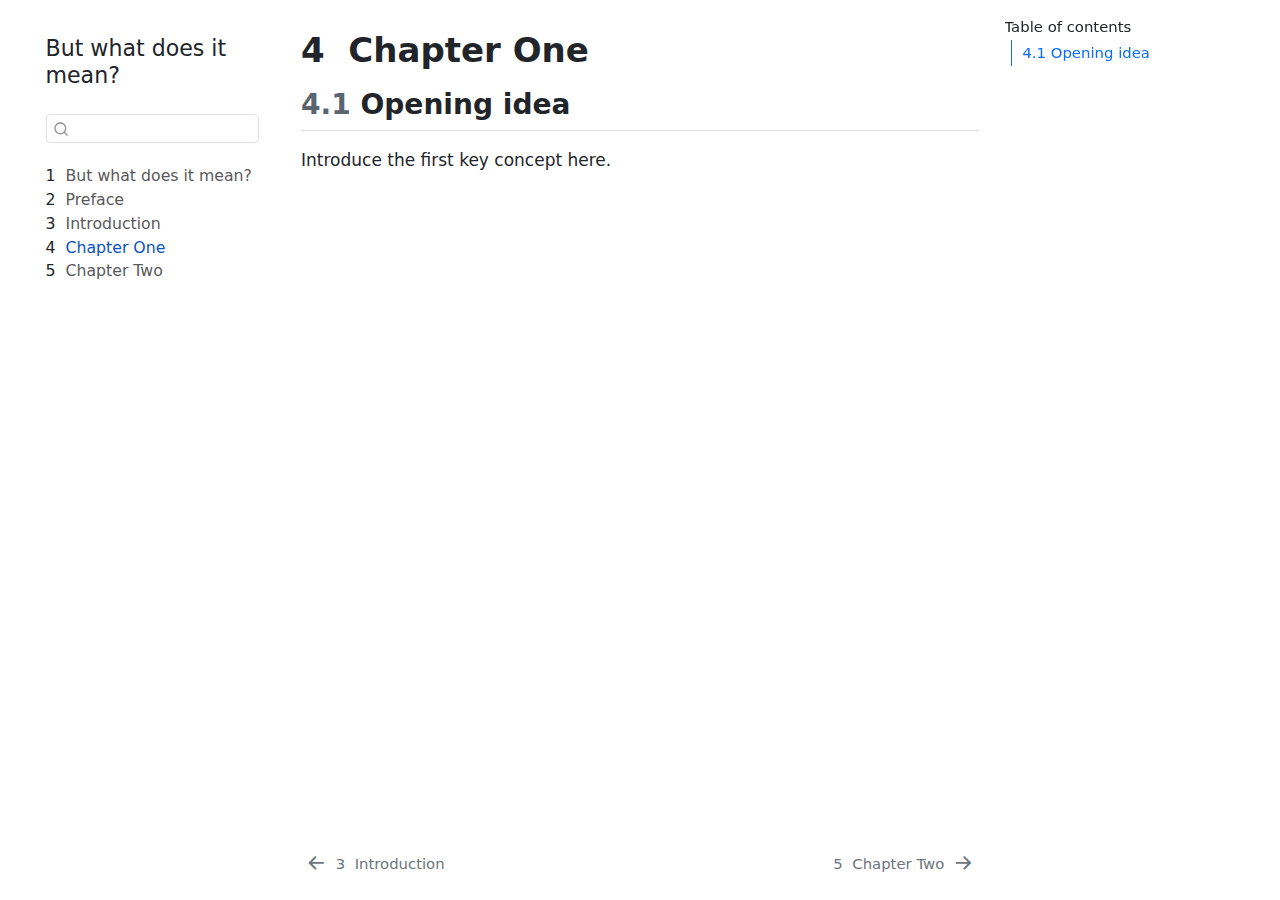
<file: docs/chapters/02-chapter-one.html>
<!DOCTYPE html>
<html xmlns="http://www.w3.org/1999/xhtml" lang="en" xml:lang="en"><head>

<meta charset="utf-8">
<meta name="generator" content="quarto-1.6.40">

<meta name="viewport" content="width=device-width, initial-scale=1.0, user-scalable=yes">


<title>4&nbsp; Chapter One – But what does it mean?</title>
<style>
code{white-space: pre-wrap;}
span.smallcaps{font-variant: small-caps;}
div.columns{display: flex; gap: min(4vw, 1.5em);}
div.column{flex: auto; overflow-x: auto;}
div.hanging-indent{margin-left: 1.5em; text-indent: -1.5em;}
ul.task-list{list-style: none;}
ul.task-list li input[type="checkbox"] {
  width: 0.8em;
  margin: 0 0.8em 0.2em -1em; /* quarto-specific, see https://github.com/quarto-dev/quarto-cli/issues/4556 */ 
  vertical-align: middle;
}
</style>


<script src="../site_libs/quarto-nav/quarto-nav.js"></script>
<script src="../site_libs/quarto-nav/headroom.min.js"></script>
<script src="../site_libs/clipboard/clipboard.min.js"></script>
<script src="../site_libs/quarto-search/autocomplete.umd.js"></script>
<script src="../site_libs/quarto-search/fuse.min.js"></script>
<script src="../site_libs/quarto-search/quarto-search.js"></script>
<meta name="quarto:offset" content="../">
<link href="../chapters/03-chapter-two.html" rel="next">
<link href="../chapters/01-introduction.html" rel="prev">
<script src="../site_libs/quarto-html/quarto.js"></script>
<script src="../site_libs/quarto-html/popper.min.js"></script>
<script src="../site_libs/quarto-html/tippy.umd.min.js"></script>
<script src="../site_libs/quarto-html/anchor.min.js"></script>
<link href="../site_libs/quarto-html/tippy.css" rel="stylesheet">
<link href="../site_libs/quarto-html/quarto-syntax-highlighting-549806ee2085284f45b00abea8c6df48.css" rel="stylesheet" id="quarto-text-highlighting-styles">
<script src="../site_libs/bootstrap/bootstrap.min.js"></script>
<link href="../site_libs/bootstrap/bootstrap-icons.css" rel="stylesheet">
<link href="../site_libs/bootstrap/bootstrap-7bc9e07932f8ae97e807bea6fb42db08.min.css" rel="stylesheet" append-hash="true" id="quarto-bootstrap" data-mode="light">
<script id="quarto-search-options" type="application/json">{
  "location": "sidebar",
  "copy-button": false,
  "collapse-after": 3,
  "panel-placement": "start",
  "type": "textbox",
  "limit": 50,
  "keyboard-shortcut": [
    "f",
    "/",
    "s"
  ],
  "show-item-context": false,
  "language": {
    "search-no-results-text": "No results",
    "search-matching-documents-text": "matching documents",
    "search-copy-link-title": "Copy link to search",
    "search-hide-matches-text": "Hide additional matches",
    "search-more-match-text": "more match in this document",
    "search-more-matches-text": "more matches in this document",
    "search-clear-button-title": "Clear",
    "search-text-placeholder": "",
    "search-detached-cancel-button-title": "Cancel",
    "search-submit-button-title": "Submit",
    "search-label": "Search"
  }
}</script>


</head>

<body class="nav-sidebar floating">

<div id="quarto-search-results"></div>
  <header id="quarto-header" class="headroom fixed-top">
  <nav class="quarto-secondary-nav">
    <div class="container-fluid d-flex">
      <button type="button" class="quarto-btn-toggle btn" data-bs-toggle="collapse" role="button" data-bs-target=".quarto-sidebar-collapse-item" aria-controls="quarto-sidebar" aria-expanded="false" aria-label="Toggle sidebar navigation" onclick="if (window.quartoToggleHeadroom) { window.quartoToggleHeadroom(); }">
        <i class="bi bi-layout-text-sidebar-reverse"></i>
      </button>
        <nav class="quarto-page-breadcrumbs" aria-label="breadcrumb"><ol class="breadcrumb"><li class="breadcrumb-item"><a href="../chapters/02-chapter-one.html"><span class="chapter-number">4</span>&nbsp; <span class="chapter-title">Chapter One</span></a></li></ol></nav>
        <a class="flex-grow-1" role="navigation" data-bs-toggle="collapse" data-bs-target=".quarto-sidebar-collapse-item" aria-controls="quarto-sidebar" aria-expanded="false" aria-label="Toggle sidebar navigation" onclick="if (window.quartoToggleHeadroom) { window.quartoToggleHeadroom(); }">      
        </a>
      <button type="button" class="btn quarto-search-button" aria-label="Search" onclick="window.quartoOpenSearch();">
        <i class="bi bi-search"></i>
      </button>
    </div>
  </nav>
</header>
<!-- content -->
<div id="quarto-content" class="quarto-container page-columns page-rows-contents page-layout-article">
<!-- sidebar -->
  <nav id="quarto-sidebar" class="sidebar collapse collapse-horizontal quarto-sidebar-collapse-item sidebar-navigation floating overflow-auto">
    <div class="pt-lg-2 mt-2 text-left sidebar-header">
    <div class="sidebar-title mb-0 py-0">
      <a href="../">But what does it mean?</a> 
    </div>
      </div>
        <div class="mt-2 flex-shrink-0 align-items-center">
        <div class="sidebar-search">
        <div id="quarto-search" class="" title="Search"></div>
        </div>
        </div>
    <div class="sidebar-menu-container"> 
    <ul class="list-unstyled mt-1">
        <li class="sidebar-item">
  <div class="sidebar-item-container"> 
  <a href="../index.html" class="sidebar-item-text sidebar-link">
 <span class="menu-text"><span class="chapter-number">1</span>&nbsp; <span class="chapter-title">But what does it mean?</span></span></a>
  </div>
</li>
        <li class="sidebar-item">
  <div class="sidebar-item-container"> 
  <a href="../preface.html" class="sidebar-item-text sidebar-link">
 <span class="menu-text"><span class="chapter-number">2</span>&nbsp; <span class="chapter-title">Preface</span></span></a>
  </div>
</li>
        <li class="sidebar-item">
  <div class="sidebar-item-container"> 
  <a href="../chapters/01-introduction.html" class="sidebar-item-text sidebar-link">
 <span class="menu-text"><span class="chapter-number">3</span>&nbsp; <span class="chapter-title">Introduction</span></span></a>
  </div>
</li>
        <li class="sidebar-item">
  <div class="sidebar-item-container"> 
  <a href="../chapters/02-chapter-one.html" class="sidebar-item-text sidebar-link active">
 <span class="menu-text"><span class="chapter-number">4</span>&nbsp; <span class="chapter-title">Chapter One</span></span></a>
  </div>
</li>
        <li class="sidebar-item">
  <div class="sidebar-item-container"> 
  <a href="../chapters/03-chapter-two.html" class="sidebar-item-text sidebar-link">
 <span class="menu-text"><span class="chapter-number">5</span>&nbsp; <span class="chapter-title">Chapter Two</span></span></a>
  </div>
</li>
    </ul>
    </div>
</nav>
<div id="quarto-sidebar-glass" class="quarto-sidebar-collapse-item" data-bs-toggle="collapse" data-bs-target=".quarto-sidebar-collapse-item"></div>
<!-- margin-sidebar -->
    <div id="quarto-margin-sidebar" class="sidebar margin-sidebar">
        <nav id="TOC" role="doc-toc" class="toc-active">
    <h2 id="toc-title">Table of contents</h2>
   
  <ul>
  <li><a href="#opening-idea" id="toc-opening-idea" class="nav-link active" data-scroll-target="#opening-idea"><span class="header-section-number">4.1</span> Opening idea</a></li>
  </ul>
</nav>
    </div>
<!-- main -->
<main class="content" id="quarto-document-content">

<header id="title-block-header" class="quarto-title-block default">
<div class="quarto-title">
<h1 class="title"><span class="chapter-number">4</span>&nbsp; <span class="chapter-title">Chapter One</span></h1>
</div>



<div class="quarto-title-meta">

    
  
    
  </div>
  


</header>


<section id="opening-idea" class="level2" data-number="4.1">
<h2 data-number="4.1" class="anchored" data-anchor-id="opening-idea"><span class="header-section-number">4.1</span> Opening idea</h2>
<p>Introduce the first key concept here.</p>


</section>

</main> <!-- /main -->
<script id="quarto-html-after-body" type="application/javascript">
window.document.addEventListener("DOMContentLoaded", function (event) {
  const toggleBodyColorMode = (bsSheetEl) => {
    const mode = bsSheetEl.getAttribute("data-mode");
    const bodyEl = window.document.querySelector("body");
    if (mode === "dark") {
      bodyEl.classList.add("quarto-dark");
      bodyEl.classList.remove("quarto-light");
    } else {
      bodyEl.classList.add("quarto-light");
      bodyEl.classList.remove("quarto-dark");
    }
  }
  const toggleBodyColorPrimary = () => {
    const bsSheetEl = window.document.querySelector("link#quarto-bootstrap");
    if (bsSheetEl) {
      toggleBodyColorMode(bsSheetEl);
    }
  }
  toggleBodyColorPrimary();  
  const icon = "";
  const anchorJS = new window.AnchorJS();
  anchorJS.options = {
    placement: 'right',
    icon: icon
  };
  anchorJS.add('.anchored');
  const isCodeAnnotation = (el) => {
    for (const clz of el.classList) {
      if (clz.startsWith('code-annotation-')) {                     
        return true;
      }
    }
    return false;
  }
  const onCopySuccess = function(e) {
    // button target
    const button = e.trigger;
    // don't keep focus
    button.blur();
    // flash "checked"
    button.classList.add('code-copy-button-checked');
    var currentTitle = button.getAttribute("title");
    button.setAttribute("title", "Copied!");
    let tooltip;
    if (window.bootstrap) {
      button.setAttribute("data-bs-toggle", "tooltip");
      button.setAttribute("data-bs-placement", "left");
      button.setAttribute("data-bs-title", "Copied!");
      tooltip = new bootstrap.Tooltip(button, 
        { trigger: "manual", 
          customClass: "code-copy-button-tooltip",
          offset: [0, -8]});
      tooltip.show();    
    }
    setTimeout(function() {
      if (tooltip) {
        tooltip.hide();
        button.removeAttribute("data-bs-title");
        button.removeAttribute("data-bs-toggle");
        button.removeAttribute("data-bs-placement");
      }
      button.setAttribute("title", currentTitle);
      button.classList.remove('code-copy-button-checked');
    }, 1000);
    // clear code selection
    e.clearSelection();
  }
  const getTextToCopy = function(trigger) {
      const codeEl = trigger.previousElementSibling.cloneNode(true);
      for (const childEl of codeEl.children) {
        if (isCodeAnnotation(childEl)) {
          childEl.remove();
        }
      }
      return codeEl.innerText;
  }
  const clipboard = new window.ClipboardJS('.code-copy-button:not([data-in-quarto-modal])', {
    text: getTextToCopy
  });
  clipboard.on('success', onCopySuccess);
  if (window.document.getElementById('quarto-embedded-source-code-modal')) {
    const clipboardModal = new window.ClipboardJS('.code-copy-button[data-in-quarto-modal]', {
      text: getTextToCopy,
      container: window.document.getElementById('quarto-embedded-source-code-modal')
    });
    clipboardModal.on('success', onCopySuccess);
  }
    var localhostRegex = new RegExp(/^(?:http|https):\/\/localhost\:?[0-9]*\//);
    var mailtoRegex = new RegExp(/^mailto:/);
      var filterRegex = new RegExp('/' + window.location.host + '/');
    var isInternal = (href) => {
        return filterRegex.test(href) || localhostRegex.test(href) || mailtoRegex.test(href);
    }
    // Inspect non-navigation links and adorn them if external
 	var links = window.document.querySelectorAll('a[href]:not(.nav-link):not(.navbar-brand):not(.toc-action):not(.sidebar-link):not(.sidebar-item-toggle):not(.pagination-link):not(.no-external):not([aria-hidden]):not(.dropdown-item):not(.quarto-navigation-tool):not(.about-link)');
    for (var i=0; i<links.length; i++) {
      const link = links[i];
      if (!isInternal(link.href)) {
        // undo the damage that might have been done by quarto-nav.js in the case of
        // links that we want to consider external
        if (link.dataset.originalHref !== undefined) {
          link.href = link.dataset.originalHref;
        }
      }
    }
  function tippyHover(el, contentFn, onTriggerFn, onUntriggerFn) {
    const config = {
      allowHTML: true,
      maxWidth: 500,
      delay: 100,
      arrow: false,
      appendTo: function(el) {
          return el.parentElement;
      },
      interactive: true,
      interactiveBorder: 10,
      theme: 'quarto',
      placement: 'bottom-start',
    };
    if (contentFn) {
      config.content = contentFn;
    }
    if (onTriggerFn) {
      config.onTrigger = onTriggerFn;
    }
    if (onUntriggerFn) {
      config.onUntrigger = onUntriggerFn;
    }
    window.tippy(el, config); 
  }
  const noterefs = window.document.querySelectorAll('a[role="doc-noteref"]');
  for (var i=0; i<noterefs.length; i++) {
    const ref = noterefs[i];
    tippyHover(ref, function() {
      // use id or data attribute instead here
      let href = ref.getAttribute('data-footnote-href') || ref.getAttribute('href');
      try { href = new URL(href).hash; } catch {}
      const id = href.replace(/^#\/?/, "");
      const note = window.document.getElementById(id);
      if (note) {
        return note.innerHTML;
      } else {
        return "";
      }
    });
  }
  const xrefs = window.document.querySelectorAll('a.quarto-xref');
  const processXRef = (id, note) => {
    // Strip column container classes
    const stripColumnClz = (el) => {
      el.classList.remove("page-full", "page-columns");
      if (el.children) {
        for (const child of el.children) {
          stripColumnClz(child);
        }
      }
    }
    stripColumnClz(note)
    if (id === null || id.startsWith('sec-')) {
      // Special case sections, only their first couple elements
      const container = document.createElement("div");
      if (note.children && note.children.length > 2) {
        container.appendChild(note.children[0].cloneNode(true));
        for (let i = 1; i < note.children.length; i++) {
          const child = note.children[i];
          if (child.tagName === "P" && child.innerText === "") {
            continue;
          } else {
            container.appendChild(child.cloneNode(true));
            break;
          }
        }
        if (window.Quarto?.typesetMath) {
          window.Quarto.typesetMath(container);
        }
        return container.innerHTML
      } else {
        if (window.Quarto?.typesetMath) {
          window.Quarto.typesetMath(note);
        }
        return note.innerHTML;
      }
    } else {
      // Remove any anchor links if they are present
      const anchorLink = note.querySelector('a.anchorjs-link');
      if (anchorLink) {
        anchorLink.remove();
      }
      if (window.Quarto?.typesetMath) {
        window.Quarto.typesetMath(note);
      }
      if (note.classList.contains("callout")) {
        return note.outerHTML;
      } else {
        return note.innerHTML;
      }
    }
  }
  for (var i=0; i<xrefs.length; i++) {
    const xref = xrefs[i];
    tippyHover(xref, undefined, function(instance) {
      instance.disable();
      let url = xref.getAttribute('href');
      let hash = undefined; 
      if (url.startsWith('#')) {
        hash = url;
      } else {
        try { hash = new URL(url).hash; } catch {}
      }
      if (hash) {
        const id = hash.replace(/^#\/?/, "");
        const note = window.document.getElementById(id);
        if (note !== null) {
          try {
            const html = processXRef(id, note.cloneNode(true));
            instance.setContent(html);
          } finally {
            instance.enable();
            instance.show();
          }
        } else {
          // See if we can fetch this
          fetch(url.split('#')[0])
          .then(res => res.text())
          .then(html => {
            const parser = new DOMParser();
            const htmlDoc = parser.parseFromString(html, "text/html");
            const note = htmlDoc.getElementById(id);
            if (note !== null) {
              const html = processXRef(id, note);
              instance.setContent(html);
            } 
          }).finally(() => {
            instance.enable();
            instance.show();
          });
        }
      } else {
        // See if we can fetch a full url (with no hash to target)
        // This is a special case and we should probably do some content thinning / targeting
        fetch(url)
        .then(res => res.text())
        .then(html => {
          const parser = new DOMParser();
          const htmlDoc = parser.parseFromString(html, "text/html");
          const note = htmlDoc.querySelector('main.content');
          if (note !== null) {
            // This should only happen for chapter cross references
            // (since there is no id in the URL)
            // remove the first header
            if (note.children.length > 0 && note.children[0].tagName === "HEADER") {
              note.children[0].remove();
            }
            const html = processXRef(null, note);
            instance.setContent(html);
          } 
        }).finally(() => {
          instance.enable();
          instance.show();
        });
      }
    }, function(instance) {
    });
  }
      let selectedAnnoteEl;
      const selectorForAnnotation = ( cell, annotation) => {
        let cellAttr = 'data-code-cell="' + cell + '"';
        let lineAttr = 'data-code-annotation="' +  annotation + '"';
        const selector = 'span[' + cellAttr + '][' + lineAttr + ']';
        return selector;
      }
      const selectCodeLines = (annoteEl) => {
        const doc = window.document;
        const targetCell = annoteEl.getAttribute("data-target-cell");
        const targetAnnotation = annoteEl.getAttribute("data-target-annotation");
        const annoteSpan = window.document.querySelector(selectorForAnnotation(targetCell, targetAnnotation));
        const lines = annoteSpan.getAttribute("data-code-lines").split(",");
        const lineIds = lines.map((line) => {
          return targetCell + "-" + line;
        })
        let top = null;
        let height = null;
        let parent = null;
        if (lineIds.length > 0) {
            //compute the position of the single el (top and bottom and make a div)
            const el = window.document.getElementById(lineIds[0]);
            top = el.offsetTop;
            height = el.offsetHeight;
            parent = el.parentElement.parentElement;
          if (lineIds.length > 1) {
            const lastEl = window.document.getElementById(lineIds[lineIds.length - 1]);
            const bottom = lastEl.offsetTop + lastEl.offsetHeight;
            height = bottom - top;
          }
          if (top !== null && height !== null && parent !== null) {
            // cook up a div (if necessary) and position it 
            let div = window.document.getElementById("code-annotation-line-highlight");
            if (div === null) {
              div = window.document.createElement("div");
              div.setAttribute("id", "code-annotation-line-highlight");
              div.style.position = 'absolute';
              parent.appendChild(div);
            }
            div.style.top = top - 2 + "px";
            div.style.height = height + 4 + "px";
            div.style.left = 0;
            let gutterDiv = window.document.getElementById("code-annotation-line-highlight-gutter");
            if (gutterDiv === null) {
              gutterDiv = window.document.createElement("div");
              gutterDiv.setAttribute("id", "code-annotation-line-highlight-gutter");
              gutterDiv.style.position = 'absolute';
              const codeCell = window.document.getElementById(targetCell);
              const gutter = codeCell.querySelector('.code-annotation-gutter');
              gutter.appendChild(gutterDiv);
            }
            gutterDiv.style.top = top - 2 + "px";
            gutterDiv.style.height = height + 4 + "px";
          }
          selectedAnnoteEl = annoteEl;
        }
      };
      const unselectCodeLines = () => {
        const elementsIds = ["code-annotation-line-highlight", "code-annotation-line-highlight-gutter"];
        elementsIds.forEach((elId) => {
          const div = window.document.getElementById(elId);
          if (div) {
            div.remove();
          }
        });
        selectedAnnoteEl = undefined;
      };
        // Handle positioning of the toggle
    window.addEventListener(
      "resize",
      throttle(() => {
        elRect = undefined;
        if (selectedAnnoteEl) {
          selectCodeLines(selectedAnnoteEl);
        }
      }, 10)
    );
    function throttle(fn, ms) {
    let throttle = false;
    let timer;
      return (...args) => {
        if(!throttle) { // first call gets through
            fn.apply(this, args);
            throttle = true;
        } else { // all the others get throttled
            if(timer) clearTimeout(timer); // cancel #2
            timer = setTimeout(() => {
              fn.apply(this, args);
              timer = throttle = false;
            }, ms);
        }
      };
    }
      // Attach click handler to the DT
      const annoteDls = window.document.querySelectorAll('dt[data-target-cell]');
      for (const annoteDlNode of annoteDls) {
        annoteDlNode.addEventListener('click', (event) => {
          const clickedEl = event.target;
          if (clickedEl !== selectedAnnoteEl) {
            unselectCodeLines();
            const activeEl = window.document.querySelector('dt[data-target-cell].code-annotation-active');
            if (activeEl) {
              activeEl.classList.remove('code-annotation-active');
            }
            selectCodeLines(clickedEl);
            clickedEl.classList.add('code-annotation-active');
          } else {
            // Unselect the line
            unselectCodeLines();
            clickedEl.classList.remove('code-annotation-active');
          }
        });
      }
  const findCites = (el) => {
    const parentEl = el.parentElement;
    if (parentEl) {
      const cites = parentEl.dataset.cites;
      if (cites) {
        return {
          el,
          cites: cites.split(' ')
        };
      } else {
        return findCites(el.parentElement)
      }
    } else {
      return undefined;
    }
  };
  var bibliorefs = window.document.querySelectorAll('a[role="doc-biblioref"]');
  for (var i=0; i<bibliorefs.length; i++) {
    const ref = bibliorefs[i];
    const citeInfo = findCites(ref);
    if (citeInfo) {
      tippyHover(citeInfo.el, function() {
        var popup = window.document.createElement('div');
        citeInfo.cites.forEach(function(cite) {
          var citeDiv = window.document.createElement('div');
          citeDiv.classList.add('hanging-indent');
          citeDiv.classList.add('csl-entry');
          var biblioDiv = window.document.getElementById('ref-' + cite);
          if (biblioDiv) {
            citeDiv.innerHTML = biblioDiv.innerHTML;
          }
          popup.appendChild(citeDiv);
        });
        return popup.innerHTML;
      });
    }
  }
});
</script>
<nav class="page-navigation">
  <div class="nav-page nav-page-previous">
      <a href="../chapters/01-introduction.html" class="pagination-link" aria-label="Introduction">
        <i class="bi bi-arrow-left-short"></i> <span class="nav-page-text"><span class="chapter-number">3</span>&nbsp; <span class="chapter-title">Introduction</span></span>
      </a>          
  </div>
  <div class="nav-page nav-page-next">
      <a href="../chapters/03-chapter-two.html" class="pagination-link" aria-label="Chapter Two">
        <span class="nav-page-text"><span class="chapter-number">5</span>&nbsp; <span class="chapter-title">Chapter Two</span></span> <i class="bi bi-arrow-right-short"></i>
      </a>
  </div>
</nav>
</div> <!-- /content -->




</body></html>
</file>
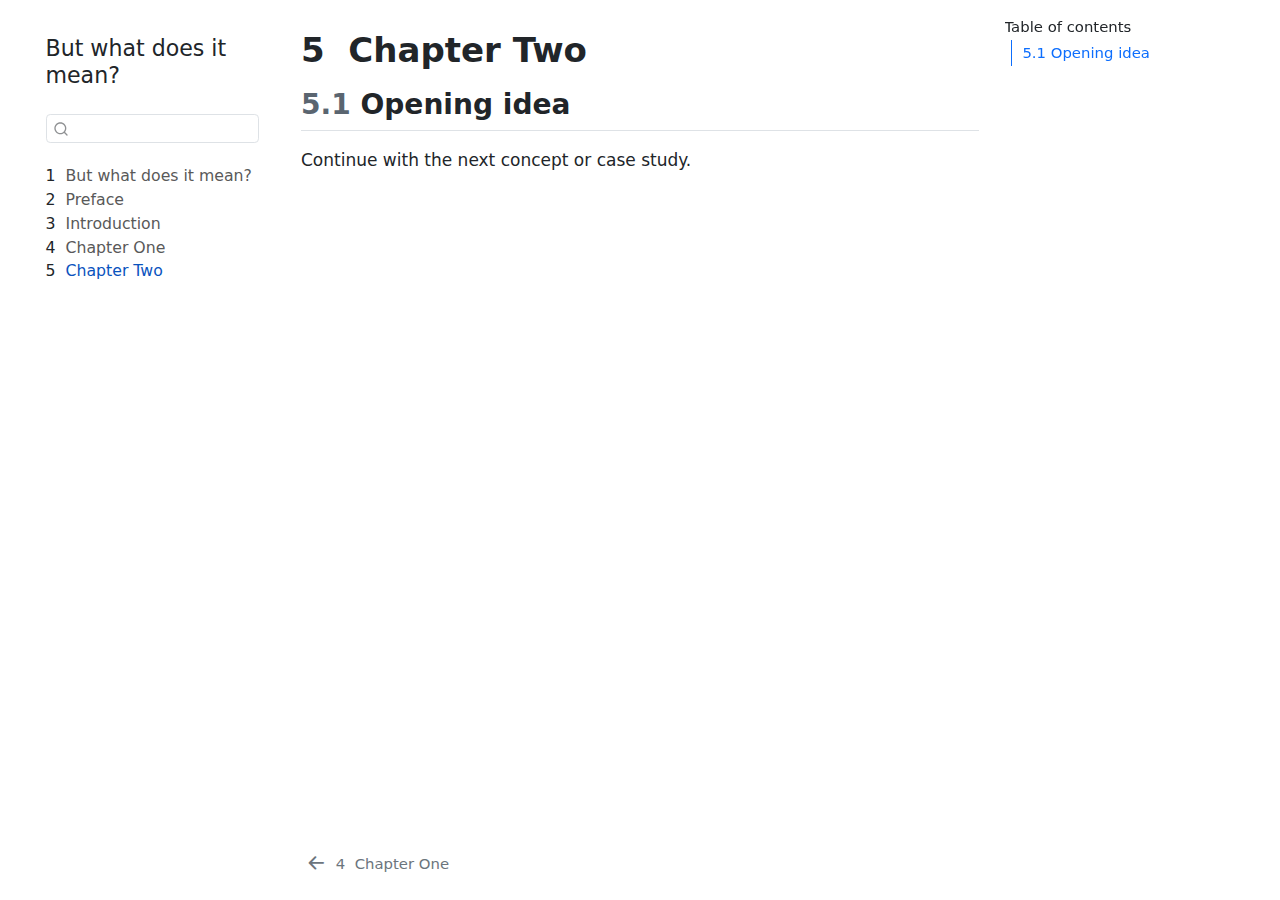
<file: docs/chapters/03-chapter-two.html>
<!DOCTYPE html>
<html xmlns="http://www.w3.org/1999/xhtml" lang="en" xml:lang="en"><head>

<meta charset="utf-8">
<meta name="generator" content="quarto-1.6.40">

<meta name="viewport" content="width=device-width, initial-scale=1.0, user-scalable=yes">


<title>5&nbsp; Chapter Two – But what does it mean?</title>
<style>
code{white-space: pre-wrap;}
span.smallcaps{font-variant: small-caps;}
div.columns{display: flex; gap: min(4vw, 1.5em);}
div.column{flex: auto; overflow-x: auto;}
div.hanging-indent{margin-left: 1.5em; text-indent: -1.5em;}
ul.task-list{list-style: none;}
ul.task-list li input[type="checkbox"] {
  width: 0.8em;
  margin: 0 0.8em 0.2em -1em; /* quarto-specific, see https://github.com/quarto-dev/quarto-cli/issues/4556 */ 
  vertical-align: middle;
}
</style>


<script src="../site_libs/quarto-nav/quarto-nav.js"></script>
<script src="../site_libs/quarto-nav/headroom.min.js"></script>
<script src="../site_libs/clipboard/clipboard.min.js"></script>
<script src="../site_libs/quarto-search/autocomplete.umd.js"></script>
<script src="../site_libs/quarto-search/fuse.min.js"></script>
<script src="../site_libs/quarto-search/quarto-search.js"></script>
<meta name="quarto:offset" content="../">
<link href="../chapters/02-chapter-one.html" rel="prev">
<script src="../site_libs/quarto-html/quarto.js"></script>
<script src="../site_libs/quarto-html/popper.min.js"></script>
<script src="../site_libs/quarto-html/tippy.umd.min.js"></script>
<script src="../site_libs/quarto-html/anchor.min.js"></script>
<link href="../site_libs/quarto-html/tippy.css" rel="stylesheet">
<link href="../site_libs/quarto-html/quarto-syntax-highlighting-549806ee2085284f45b00abea8c6df48.css" rel="stylesheet" id="quarto-text-highlighting-styles">
<script src="../site_libs/bootstrap/bootstrap.min.js"></script>
<link href="../site_libs/bootstrap/bootstrap-icons.css" rel="stylesheet">
<link href="../site_libs/bootstrap/bootstrap-7bc9e07932f8ae97e807bea6fb42db08.min.css" rel="stylesheet" append-hash="true" id="quarto-bootstrap" data-mode="light">
<script id="quarto-search-options" type="application/json">{
  "location": "sidebar",
  "copy-button": false,
  "collapse-after": 3,
  "panel-placement": "start",
  "type": "textbox",
  "limit": 50,
  "keyboard-shortcut": [
    "f",
    "/",
    "s"
  ],
  "show-item-context": false,
  "language": {
    "search-no-results-text": "No results",
    "search-matching-documents-text": "matching documents",
    "search-copy-link-title": "Copy link to search",
    "search-hide-matches-text": "Hide additional matches",
    "search-more-match-text": "more match in this document",
    "search-more-matches-text": "more matches in this document",
    "search-clear-button-title": "Clear",
    "search-text-placeholder": "",
    "search-detached-cancel-button-title": "Cancel",
    "search-submit-button-title": "Submit",
    "search-label": "Search"
  }
}</script>


</head>

<body class="nav-sidebar floating">

<div id="quarto-search-results"></div>
  <header id="quarto-header" class="headroom fixed-top">
  <nav class="quarto-secondary-nav">
    <div class="container-fluid d-flex">
      <button type="button" class="quarto-btn-toggle btn" data-bs-toggle="collapse" role="button" data-bs-target=".quarto-sidebar-collapse-item" aria-controls="quarto-sidebar" aria-expanded="false" aria-label="Toggle sidebar navigation" onclick="if (window.quartoToggleHeadroom) { window.quartoToggleHeadroom(); }">
        <i class="bi bi-layout-text-sidebar-reverse"></i>
      </button>
        <nav class="quarto-page-breadcrumbs" aria-label="breadcrumb"><ol class="breadcrumb"><li class="breadcrumb-item"><a href="../chapters/03-chapter-two.html"><span class="chapter-number">5</span>&nbsp; <span class="chapter-title">Chapter Two</span></a></li></ol></nav>
        <a class="flex-grow-1" role="navigation" data-bs-toggle="collapse" data-bs-target=".quarto-sidebar-collapse-item" aria-controls="quarto-sidebar" aria-expanded="false" aria-label="Toggle sidebar navigation" onclick="if (window.quartoToggleHeadroom) { window.quartoToggleHeadroom(); }">      
        </a>
      <button type="button" class="btn quarto-search-button" aria-label="Search" onclick="window.quartoOpenSearch();">
        <i class="bi bi-search"></i>
      </button>
    </div>
  </nav>
</header>
<!-- content -->
<div id="quarto-content" class="quarto-container page-columns page-rows-contents page-layout-article">
<!-- sidebar -->
  <nav id="quarto-sidebar" class="sidebar collapse collapse-horizontal quarto-sidebar-collapse-item sidebar-navigation floating overflow-auto">
    <div class="pt-lg-2 mt-2 text-left sidebar-header">
    <div class="sidebar-title mb-0 py-0">
      <a href="../">But what does it mean?</a> 
    </div>
      </div>
        <div class="mt-2 flex-shrink-0 align-items-center">
        <div class="sidebar-search">
        <div id="quarto-search" class="" title="Search"></div>
        </div>
        </div>
    <div class="sidebar-menu-container"> 
    <ul class="list-unstyled mt-1">
        <li class="sidebar-item">
  <div class="sidebar-item-container"> 
  <a href="../index.html" class="sidebar-item-text sidebar-link">
 <span class="menu-text"><span class="chapter-number">1</span>&nbsp; <span class="chapter-title">But what does it mean?</span></span></a>
  </div>
</li>
        <li class="sidebar-item">
  <div class="sidebar-item-container"> 
  <a href="../preface.html" class="sidebar-item-text sidebar-link">
 <span class="menu-text"><span class="chapter-number">2</span>&nbsp; <span class="chapter-title">Preface</span></span></a>
  </div>
</li>
        <li class="sidebar-item">
  <div class="sidebar-item-container"> 
  <a href="../chapters/01-introduction.html" class="sidebar-item-text sidebar-link">
 <span class="menu-text"><span class="chapter-number">3</span>&nbsp; <span class="chapter-title">Introduction</span></span></a>
  </div>
</li>
        <li class="sidebar-item">
  <div class="sidebar-item-container"> 
  <a href="../chapters/02-chapter-one.html" class="sidebar-item-text sidebar-link">
 <span class="menu-text"><span class="chapter-number">4</span>&nbsp; <span class="chapter-title">Chapter One</span></span></a>
  </div>
</li>
        <li class="sidebar-item">
  <div class="sidebar-item-container"> 
  <a href="../chapters/03-chapter-two.html" class="sidebar-item-text sidebar-link active">
 <span class="menu-text"><span class="chapter-number">5</span>&nbsp; <span class="chapter-title">Chapter Two</span></span></a>
  </div>
</li>
    </ul>
    </div>
</nav>
<div id="quarto-sidebar-glass" class="quarto-sidebar-collapse-item" data-bs-toggle="collapse" data-bs-target=".quarto-sidebar-collapse-item"></div>
<!-- margin-sidebar -->
    <div id="quarto-margin-sidebar" class="sidebar margin-sidebar">
        <nav id="TOC" role="doc-toc" class="toc-active">
    <h2 id="toc-title">Table of contents</h2>
   
  <ul>
  <li><a href="#opening-idea" id="toc-opening-idea" class="nav-link active" data-scroll-target="#opening-idea"><span class="header-section-number">5.1</span> Opening idea</a></li>
  </ul>
</nav>
    </div>
<!-- main -->
<main class="content" id="quarto-document-content">

<header id="title-block-header" class="quarto-title-block default">
<div class="quarto-title">
<h1 class="title"><span class="chapter-number">5</span>&nbsp; <span class="chapter-title">Chapter Two</span></h1>
</div>



<div class="quarto-title-meta">

    
  
    
  </div>
  


</header>


<section id="opening-idea" class="level2" data-number="5.1">
<h2 data-number="5.1" class="anchored" data-anchor-id="opening-idea"><span class="header-section-number">5.1</span> Opening idea</h2>
<p>Continue with the next concept or case study.</p>


</section>

</main> <!-- /main -->
<script id="quarto-html-after-body" type="application/javascript">
window.document.addEventListener("DOMContentLoaded", function (event) {
  const toggleBodyColorMode = (bsSheetEl) => {
    const mode = bsSheetEl.getAttribute("data-mode");
    const bodyEl = window.document.querySelector("body");
    if (mode === "dark") {
      bodyEl.classList.add("quarto-dark");
      bodyEl.classList.remove("quarto-light");
    } else {
      bodyEl.classList.add("quarto-light");
      bodyEl.classList.remove("quarto-dark");
    }
  }
  const toggleBodyColorPrimary = () => {
    const bsSheetEl = window.document.querySelector("link#quarto-bootstrap");
    if (bsSheetEl) {
      toggleBodyColorMode(bsSheetEl);
    }
  }
  toggleBodyColorPrimary();  
  const icon = "";
  const anchorJS = new window.AnchorJS();
  anchorJS.options = {
    placement: 'right',
    icon: icon
  };
  anchorJS.add('.anchored');
  const isCodeAnnotation = (el) => {
    for (const clz of el.classList) {
      if (clz.startsWith('code-annotation-')) {                     
        return true;
      }
    }
    return false;
  }
  const onCopySuccess = function(e) {
    // button target
    const button = e.trigger;
    // don't keep focus
    button.blur();
    // flash "checked"
    button.classList.add('code-copy-button-checked');
    var currentTitle = button.getAttribute("title");
    button.setAttribute("title", "Copied!");
    let tooltip;
    if (window.bootstrap) {
      button.setAttribute("data-bs-toggle", "tooltip");
      button.setAttribute("data-bs-placement", "left");
      button.setAttribute("data-bs-title", "Copied!");
      tooltip = new bootstrap.Tooltip(button, 
        { trigger: "manual", 
          customClass: "code-copy-button-tooltip",
          offset: [0, -8]});
      tooltip.show();    
    }
    setTimeout(function() {
      if (tooltip) {
        tooltip.hide();
        button.removeAttribute("data-bs-title");
        button.removeAttribute("data-bs-toggle");
        button.removeAttribute("data-bs-placement");
      }
      button.setAttribute("title", currentTitle);
      button.classList.remove('code-copy-button-checked');
    }, 1000);
    // clear code selection
    e.clearSelection();
  }
  const getTextToCopy = function(trigger) {
      const codeEl = trigger.previousElementSibling.cloneNode(true);
      for (const childEl of codeEl.children) {
        if (isCodeAnnotation(childEl)) {
          childEl.remove();
        }
      }
      return codeEl.innerText;
  }
  const clipboard = new window.ClipboardJS('.code-copy-button:not([data-in-quarto-modal])', {
    text: getTextToCopy
  });
  clipboard.on('success', onCopySuccess);
  if (window.document.getElementById('quarto-embedded-source-code-modal')) {
    const clipboardModal = new window.ClipboardJS('.code-copy-button[data-in-quarto-modal]', {
      text: getTextToCopy,
      container: window.document.getElementById('quarto-embedded-source-code-modal')
    });
    clipboardModal.on('success', onCopySuccess);
  }
    var localhostRegex = new RegExp(/^(?:http|https):\/\/localhost\:?[0-9]*\//);
    var mailtoRegex = new RegExp(/^mailto:/);
      var filterRegex = new RegExp('/' + window.location.host + '/');
    var isInternal = (href) => {
        return filterRegex.test(href) || localhostRegex.test(href) || mailtoRegex.test(href);
    }
    // Inspect non-navigation links and adorn them if external
 	var links = window.document.querySelectorAll('a[href]:not(.nav-link):not(.navbar-brand):not(.toc-action):not(.sidebar-link):not(.sidebar-item-toggle):not(.pagination-link):not(.no-external):not([aria-hidden]):not(.dropdown-item):not(.quarto-navigation-tool):not(.about-link)');
    for (var i=0; i<links.length; i++) {
      const link = links[i];
      if (!isInternal(link.href)) {
        // undo the damage that might have been done by quarto-nav.js in the case of
        // links that we want to consider external
        if (link.dataset.originalHref !== undefined) {
          link.href = link.dataset.originalHref;
        }
      }
    }
  function tippyHover(el, contentFn, onTriggerFn, onUntriggerFn) {
    const config = {
      allowHTML: true,
      maxWidth: 500,
      delay: 100,
      arrow: false,
      appendTo: function(el) {
          return el.parentElement;
      },
      interactive: true,
      interactiveBorder: 10,
      theme: 'quarto',
      placement: 'bottom-start',
    };
    if (contentFn) {
      config.content = contentFn;
    }
    if (onTriggerFn) {
      config.onTrigger = onTriggerFn;
    }
    if (onUntriggerFn) {
      config.onUntrigger = onUntriggerFn;
    }
    window.tippy(el, config); 
  }
  const noterefs = window.document.querySelectorAll('a[role="doc-noteref"]');
  for (var i=0; i<noterefs.length; i++) {
    const ref = noterefs[i];
    tippyHover(ref, function() {
      // use id or data attribute instead here
      let href = ref.getAttribute('data-footnote-href') || ref.getAttribute('href');
      try { href = new URL(href).hash; } catch {}
      const id = href.replace(/^#\/?/, "");
      const note = window.document.getElementById(id);
      if (note) {
        return note.innerHTML;
      } else {
        return "";
      }
    });
  }
  const xrefs = window.document.querySelectorAll('a.quarto-xref');
  const processXRef = (id, note) => {
    // Strip column container classes
    const stripColumnClz = (el) => {
      el.classList.remove("page-full", "page-columns");
      if (el.children) {
        for (const child of el.children) {
          stripColumnClz(child);
        }
      }
    }
    stripColumnClz(note)
    if (id === null || id.startsWith('sec-')) {
      // Special case sections, only their first couple elements
      const container = document.createElement("div");
      if (note.children && note.children.length > 2) {
        container.appendChild(note.children[0].cloneNode(true));
        for (let i = 1; i < note.children.length; i++) {
          const child = note.children[i];
          if (child.tagName === "P" && child.innerText === "") {
            continue;
          } else {
            container.appendChild(child.cloneNode(true));
            break;
          }
        }
        if (window.Quarto?.typesetMath) {
          window.Quarto.typesetMath(container);
        }
        return container.innerHTML
      } else {
        if (window.Quarto?.typesetMath) {
          window.Quarto.typesetMath(note);
        }
        return note.innerHTML;
      }
    } else {
      // Remove any anchor links if they are present
      const anchorLink = note.querySelector('a.anchorjs-link');
      if (anchorLink) {
        anchorLink.remove();
      }
      if (window.Quarto?.typesetMath) {
        window.Quarto.typesetMath(note);
      }
      if (note.classList.contains("callout")) {
        return note.outerHTML;
      } else {
        return note.innerHTML;
      }
    }
  }
  for (var i=0; i<xrefs.length; i++) {
    const xref = xrefs[i];
    tippyHover(xref, undefined, function(instance) {
      instance.disable();
      let url = xref.getAttribute('href');
      let hash = undefined; 
      if (url.startsWith('#')) {
        hash = url;
      } else {
        try { hash = new URL(url).hash; } catch {}
      }
      if (hash) {
        const id = hash.replace(/^#\/?/, "");
        const note = window.document.getElementById(id);
        if (note !== null) {
          try {
            const html = processXRef(id, note.cloneNode(true));
            instance.setContent(html);
          } finally {
            instance.enable();
            instance.show();
          }
        } else {
          // See if we can fetch this
          fetch(url.split('#')[0])
          .then(res => res.text())
          .then(html => {
            const parser = new DOMParser();
            const htmlDoc = parser.parseFromString(html, "text/html");
            const note = htmlDoc.getElementById(id);
            if (note !== null) {
              const html = processXRef(id, note);
              instance.setContent(html);
            } 
          }).finally(() => {
            instance.enable();
            instance.show();
          });
        }
      } else {
        // See if we can fetch a full url (with no hash to target)
        // This is a special case and we should probably do some content thinning / targeting
        fetch(url)
        .then(res => res.text())
        .then(html => {
          const parser = new DOMParser();
          const htmlDoc = parser.parseFromString(html, "text/html");
          const note = htmlDoc.querySelector('main.content');
          if (note !== null) {
            // This should only happen for chapter cross references
            // (since there is no id in the URL)
            // remove the first header
            if (note.children.length > 0 && note.children[0].tagName === "HEADER") {
              note.children[0].remove();
            }
            const html = processXRef(null, note);
            instance.setContent(html);
          } 
        }).finally(() => {
          instance.enable();
          instance.show();
        });
      }
    }, function(instance) {
    });
  }
      let selectedAnnoteEl;
      const selectorForAnnotation = ( cell, annotation) => {
        let cellAttr = 'data-code-cell="' + cell + '"';
        let lineAttr = 'data-code-annotation="' +  annotation + '"';
        const selector = 'span[' + cellAttr + '][' + lineAttr + ']';
        return selector;
      }
      const selectCodeLines = (annoteEl) => {
        const doc = window.document;
        const targetCell = annoteEl.getAttribute("data-target-cell");
        const targetAnnotation = annoteEl.getAttribute("data-target-annotation");
        const annoteSpan = window.document.querySelector(selectorForAnnotation(targetCell, targetAnnotation));
        const lines = annoteSpan.getAttribute("data-code-lines").split(",");
        const lineIds = lines.map((line) => {
          return targetCell + "-" + line;
        })
        let top = null;
        let height = null;
        let parent = null;
        if (lineIds.length > 0) {
            //compute the position of the single el (top and bottom and make a div)
            const el = window.document.getElementById(lineIds[0]);
            top = el.offsetTop;
            height = el.offsetHeight;
            parent = el.parentElement.parentElement;
          if (lineIds.length > 1) {
            const lastEl = window.document.getElementById(lineIds[lineIds.length - 1]);
            const bottom = lastEl.offsetTop + lastEl.offsetHeight;
            height = bottom - top;
          }
          if (top !== null && height !== null && parent !== null) {
            // cook up a div (if necessary) and position it 
            let div = window.document.getElementById("code-annotation-line-highlight");
            if (div === null) {
              div = window.document.createElement("div");
              div.setAttribute("id", "code-annotation-line-highlight");
              div.style.position = 'absolute';
              parent.appendChild(div);
            }
            div.style.top = top - 2 + "px";
            div.style.height = height + 4 + "px";
            div.style.left = 0;
            let gutterDiv = window.document.getElementById("code-annotation-line-highlight-gutter");
            if (gutterDiv === null) {
              gutterDiv = window.document.createElement("div");
              gutterDiv.setAttribute("id", "code-annotation-line-highlight-gutter");
              gutterDiv.style.position = 'absolute';
              const codeCell = window.document.getElementById(targetCell);
              const gutter = codeCell.querySelector('.code-annotation-gutter');
              gutter.appendChild(gutterDiv);
            }
            gutterDiv.style.top = top - 2 + "px";
            gutterDiv.style.height = height + 4 + "px";
          }
          selectedAnnoteEl = annoteEl;
        }
      };
      const unselectCodeLines = () => {
        const elementsIds = ["code-annotation-line-highlight", "code-annotation-line-highlight-gutter"];
        elementsIds.forEach((elId) => {
          const div = window.document.getElementById(elId);
          if (div) {
            div.remove();
          }
        });
        selectedAnnoteEl = undefined;
      };
        // Handle positioning of the toggle
    window.addEventListener(
      "resize",
      throttle(() => {
        elRect = undefined;
        if (selectedAnnoteEl) {
          selectCodeLines(selectedAnnoteEl);
        }
      }, 10)
    );
    function throttle(fn, ms) {
    let throttle = false;
    let timer;
      return (...args) => {
        if(!throttle) { // first call gets through
            fn.apply(this, args);
            throttle = true;
        } else { // all the others get throttled
            if(timer) clearTimeout(timer); // cancel #2
            timer = setTimeout(() => {
              fn.apply(this, args);
              timer = throttle = false;
            }, ms);
        }
      };
    }
      // Attach click handler to the DT
      const annoteDls = window.document.querySelectorAll('dt[data-target-cell]');
      for (const annoteDlNode of annoteDls) {
        annoteDlNode.addEventListener('click', (event) => {
          const clickedEl = event.target;
          if (clickedEl !== selectedAnnoteEl) {
            unselectCodeLines();
            const activeEl = window.document.querySelector('dt[data-target-cell].code-annotation-active');
            if (activeEl) {
              activeEl.classList.remove('code-annotation-active');
            }
            selectCodeLines(clickedEl);
            clickedEl.classList.add('code-annotation-active');
          } else {
            // Unselect the line
            unselectCodeLines();
            clickedEl.classList.remove('code-annotation-active');
          }
        });
      }
  const findCites = (el) => {
    const parentEl = el.parentElement;
    if (parentEl) {
      const cites = parentEl.dataset.cites;
      if (cites) {
        return {
          el,
          cites: cites.split(' ')
        };
      } else {
        return findCites(el.parentElement)
      }
    } else {
      return undefined;
    }
  };
  var bibliorefs = window.document.querySelectorAll('a[role="doc-biblioref"]');
  for (var i=0; i<bibliorefs.length; i++) {
    const ref = bibliorefs[i];
    const citeInfo = findCites(ref);
    if (citeInfo) {
      tippyHover(citeInfo.el, function() {
        var popup = window.document.createElement('div');
        citeInfo.cites.forEach(function(cite) {
          var citeDiv = window.document.createElement('div');
          citeDiv.classList.add('hanging-indent');
          citeDiv.classList.add('csl-entry');
          var biblioDiv = window.document.getElementById('ref-' + cite);
          if (biblioDiv) {
            citeDiv.innerHTML = biblioDiv.innerHTML;
          }
          popup.appendChild(citeDiv);
        });
        return popup.innerHTML;
      });
    }
  }
});
</script>
<nav class="page-navigation">
  <div class="nav-page nav-page-previous">
      <a href="../chapters/02-chapter-one.html" class="pagination-link" aria-label="Chapter One">
        <i class="bi bi-arrow-left-short"></i> <span class="nav-page-text"><span class="chapter-number">4</span>&nbsp; <span class="chapter-title">Chapter One</span></span>
      </a>          
  </div>
  <div class="nav-page nav-page-next">
  </div>
</nav>
</div> <!-- /content -->




</body></html>
</file>
<file: docs/site_libs/quarto-html/tippy.css>
.tippy-box[data-animation=fade][data-state=hidden]{opacity:0}[data-tippy-root]{max-width:calc(100vw - 10px)}.tippy-box{position:relative;background-color:#333;color:#fff;border-radius:4px;font-size:14px;line-height:1.4;white-space:normal;outline:0;transition-property:transform,visibility,opacity}.tippy-box[data-placement^=top]>.tippy-arrow{bottom:0}.tippy-box[data-placement^=top]>.tippy-arrow:before{bottom:-7px;left:0;border-width:8px 8px 0;border-top-color:initial;transform-origin:center top}.tippy-box[data-placement^=bottom]>.tippy-arrow{top:0}.tippy-box[data-placement^=bottom]>.tippy-arrow:before{top:-7px;left:0;border-width:0 8px 8px;border-bottom-color:initial;transform-origin:center bottom}.tippy-box[data-placement^=left]>.tippy-arrow{right:0}.tippy-box[data-placement^=left]>.tippy-arrow:before{border-width:8px 0 8px 8px;border-left-color:initial;right:-7px;transform-origin:center left}.tippy-box[data-placement^=right]>.tippy-arrow{left:0}.tippy-box[data-placement^=right]>.tippy-arrow:before{left:-7px;border-width:8px 8px 8px 0;border-right-color:initial;transform-origin:center right}.tippy-box[data-inertia][data-state=visible]{transition-timing-function:cubic-bezier(.54,1.5,.38,1.11)}.tippy-arrow{width:16px;height:16px;color:#333}.tippy-arrow:before{content:"";position:absolute;border-color:transparent;border-style:solid}.tippy-content{position:relative;padding:5px 9px;z-index:1}
</file>
<file: docs/site_libs/quarto-html/quarto-syntax-highlighting-549806ee2085284f45b00abea8c6df48.css>
/* quarto syntax highlight colors */
:root {
  --quarto-hl-ot-color: #003B4F;
  --quarto-hl-at-color: #657422;
  --quarto-hl-ss-color: #20794D;
  --quarto-hl-an-color: #5E5E5E;
  --quarto-hl-fu-color: #4758AB;
  --quarto-hl-st-color: #20794D;
  --quarto-hl-cf-color: #003B4F;
  --quarto-hl-op-color: #5E5E5E;
  --quarto-hl-er-color: #AD0000;
  --quarto-hl-bn-color: #AD0000;
  --quarto-hl-al-color: #AD0000;
  --quarto-hl-va-color: #111111;
  --quarto-hl-bu-color: inherit;
  --quarto-hl-ex-color: inherit;
  --quarto-hl-pp-color: #AD0000;
  --quarto-hl-in-color: #5E5E5E;
  --quarto-hl-vs-color: #20794D;
  --quarto-hl-wa-color: #5E5E5E;
  --quarto-hl-do-color: #5E5E5E;
  --quarto-hl-im-color: #00769E;
  --quarto-hl-ch-color: #20794D;
  --quarto-hl-dt-color: #AD0000;
  --quarto-hl-fl-color: #AD0000;
  --quarto-hl-co-color: #5E5E5E;
  --quarto-hl-cv-color: #5E5E5E;
  --quarto-hl-cn-color: #8f5902;
  --quarto-hl-sc-color: #5E5E5E;
  --quarto-hl-dv-color: #AD0000;
  --quarto-hl-kw-color: #003B4F;
}

/* other quarto variables */
:root {
  --quarto-font-monospace: SFMono-Regular, Menlo, Monaco, Consolas, "Liberation Mono", "Courier New", monospace;
}

pre > code.sourceCode > span {
  color: #003B4F;
}

code span {
  color: #003B4F;
}

code.sourceCode > span {
  color: #003B4F;
}

div.sourceCode,
div.sourceCode pre.sourceCode {
  color: #003B4F;
}

code span.ot {
  color: #003B4F;
  font-style: inherit;
}

code span.at {
  color: #657422;
  font-style: inherit;
}

code span.ss {
  color: #20794D;
  font-style: inherit;
}

code span.an {
  color: #5E5E5E;
  font-style: inherit;
}

code span.fu {
  color: #4758AB;
  font-style: inherit;
}

code span.st {
  color: #20794D;
  font-style: inherit;
}

code span.cf {
  color: #003B4F;
  font-weight: bold;
  font-style: inherit;
}

code span.op {
  color: #5E5E5E;
  font-style: inherit;
}

code span.er {
  color: #AD0000;
  font-style: inherit;
}

code span.bn {
  color: #AD0000;
  font-style: inherit;
}

code span.al {
  color: #AD0000;
  font-style: inherit;
}

code span.va {
  color: #111111;
  font-style: inherit;
}

code span.bu {
  font-style: inherit;
}

code span.ex {
  font-style: inherit;
}

code span.pp {
  color: #AD0000;
  font-style: inherit;
}

code span.in {
  color: #5E5E5E;
  font-style: inherit;
}

code span.vs {
  color: #20794D;
  font-style: inherit;
}

code span.wa {
  color: #5E5E5E;
  font-style: italic;
}

code span.do {
  color: #5E5E5E;
  font-style: italic;
}

code span.im {
  color: #00769E;
  font-style: inherit;
}

code span.ch {
  color: #20794D;
  font-style: inherit;
}

code span.dt {
  color: #AD0000;
  font-style: inherit;
}

code span.fl {
  color: #AD0000;
  font-style: inherit;
}

code span.co {
  color: #5E5E5E;
  font-style: inherit;
}

code span.cv {
  color: #5E5E5E;
  font-style: italic;
}

code span.cn {
  color: #8f5902;
  font-style: inherit;
}

code span.sc {
  color: #5E5E5E;
  font-style: inherit;
}

code span.dv {
  color: #AD0000;
  font-style: inherit;
}

code span.kw {
  color: #003B4F;
  font-weight: bold;
  font-style: inherit;
}

.prevent-inlining {
  content: "</";
}

/*# sourceMappingURL=ae99138f4fbc2fb4c9f5e5cd69c22459.css.map */
</file>
<file: docs/styles.css>
/* Left-align display math blocks for consistent baseline equations. */
.mjx-container[display="true"] {
  text-align: left !important;
}

.math.display {
  text-align: left !important;
}
</file>
